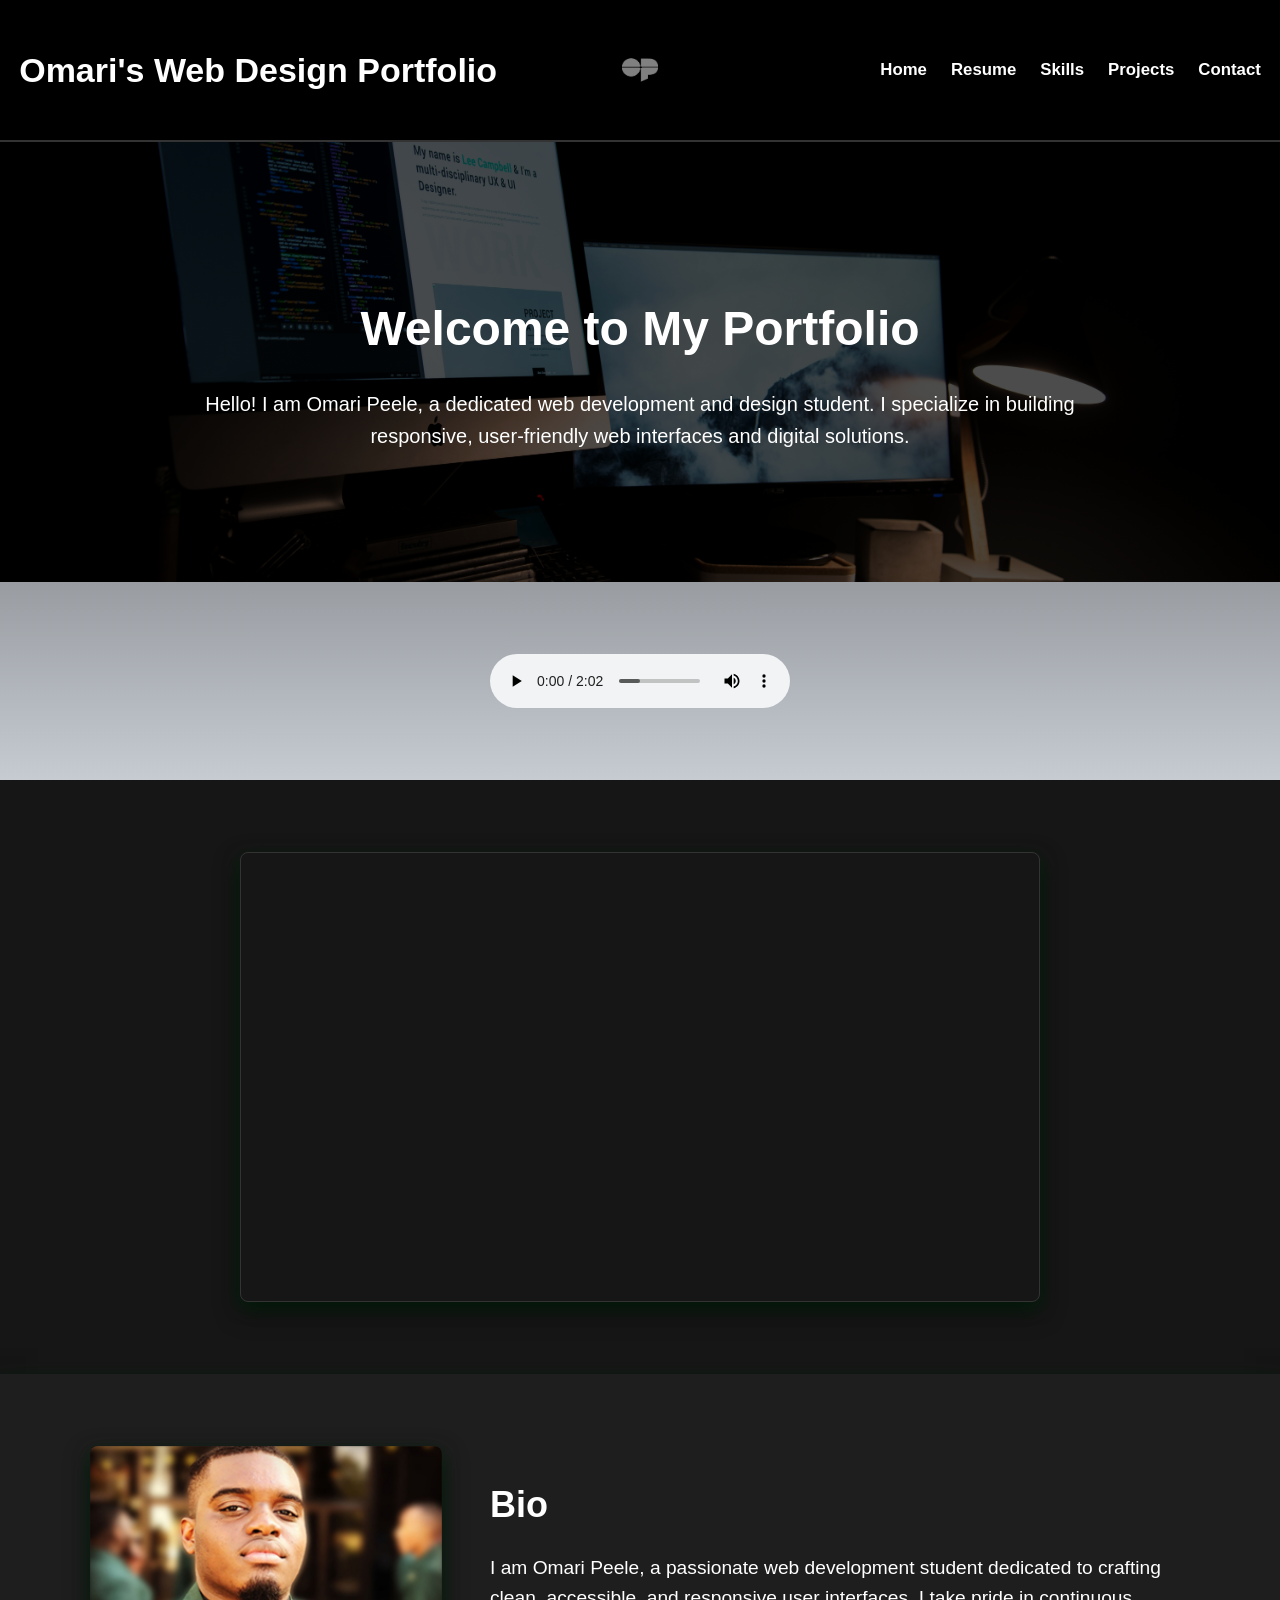
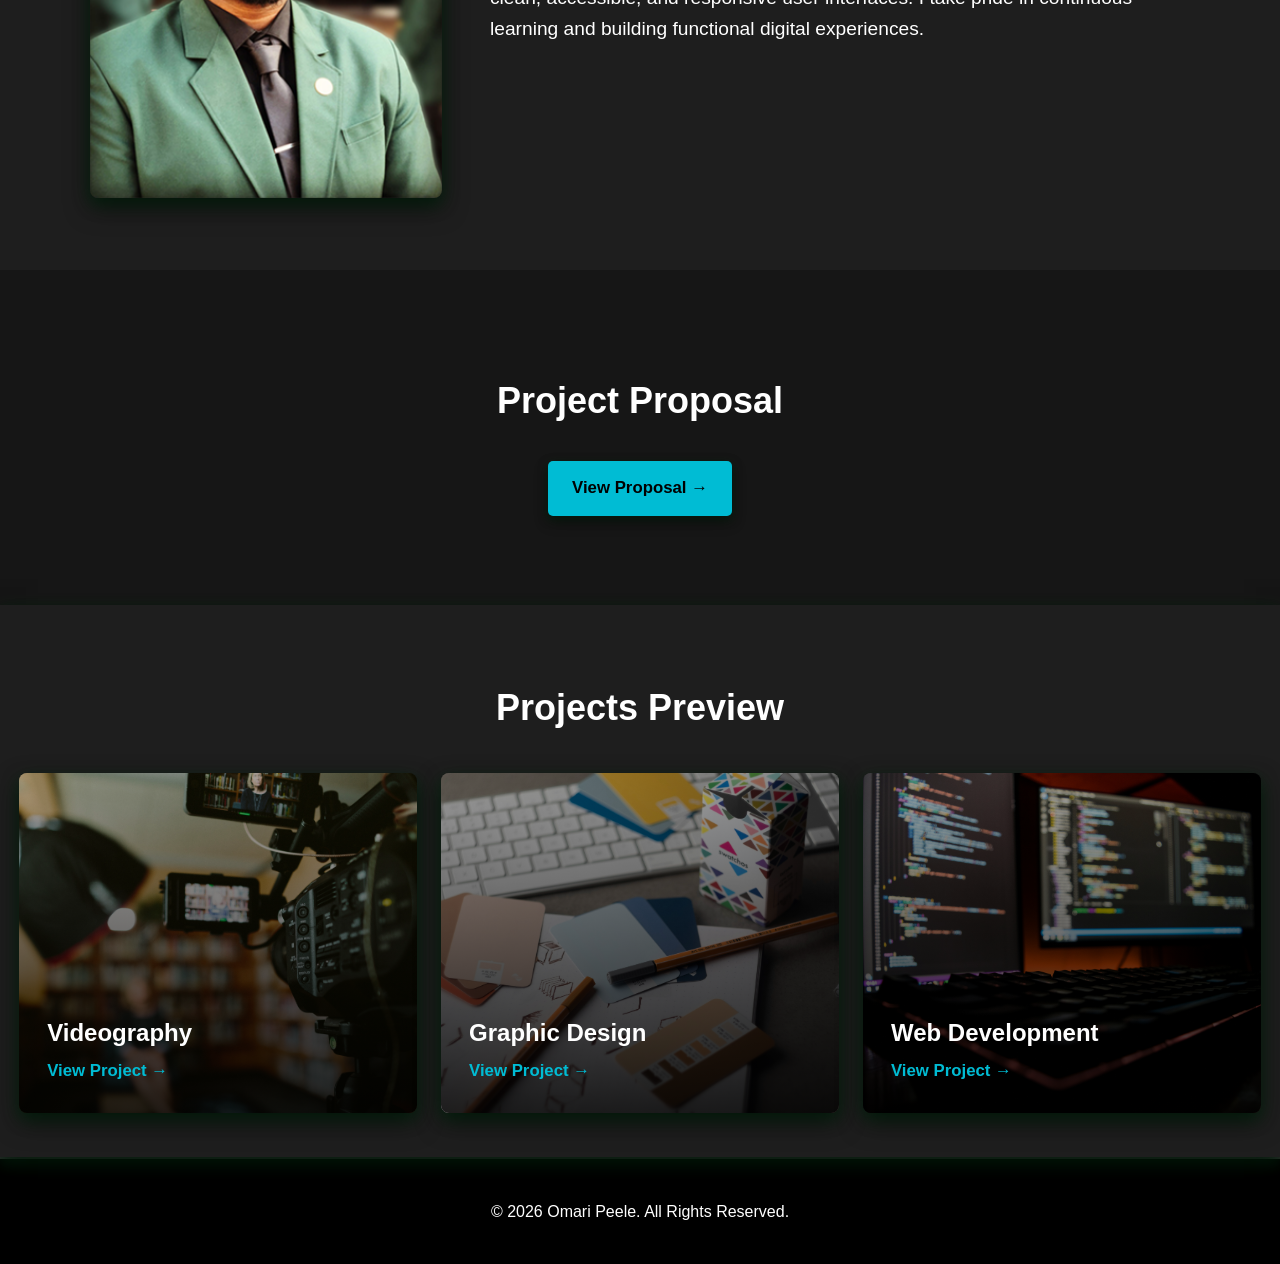
<file: index.html>
<!DOCTYPE html>
<!--
    Name: Omari Peele
    Date: 11/10/2026
    File Name: index.html
-->
<html lang="en">
<head>
    <meta charset="utf-8">
    <meta name="viewport" content="width=device-width, initial-scale=1.0">
    <title>Home - Omari Peele Web Design Portfolio</title>
    <link rel="stylesheet" href="CSS/styles.css">
    <link rel="stylesheet" href="CSS/index.css">
    <link rel="icon" href="Assets/images/favicon_smallest@2x.png" type="image/png">
</head>

<body>

    <header>
        <h1>Omari's Web Design Portfolio</h1>
        <a href="index.html" class="header-logo-link" aria-label="Home">
             <img src="Assets/images/favicon_white.png" alt="Omari Peele Logo" class="header-logo">
        </a>
        <nav>
            <ul>
                <li><a href="index.html">Home</a></li>
                <li><a href="resume.html">Resume</a></li>
                <li><a href="skills.html">Skills</a></li>
                <li><a href="projects.html">Projects</a></li>
                <li><a href="contact.html">Contact</a></li>
            </ul>
        </nav>
    </header>

    <main>
        <!-- Hero Section with Background Overlay -->
        <section id="hero">
            <div class="hero-content">
                <h2>Welcome to My Portfolio</h2>
                <p>Hello! I am Omari Peele, a dedicated web development and design student. I specialize in building responsive, user-friendly web interfaces and digital solutions.</p>
            </div>
        </section>

        <!-- Embedded Audio Section-->
        <div id="audio-section">
            <audio controls autoplay>
                <source src="Assets/audio/free_lofi_HipHop.mp3" type="audio/mpeg">
            </audio>
        </div>

        <!-- Embedded Video Section -->
        <div id="video-section">
            <div class="video-container">
                <iframe 
                    src="https://www.youtube.com/embed/zW5wpJY1rgQ?start=88483" 
                    title="Browsing Background Music" 
                    allow="accelerometer; autoplay; clipboard-write; encrypted-media; gyroscope; picture-in-picture" 
                    allowfullscreen>
                </iframe>
            </div>
        </div>

        <!-- Bio Section with Blazer Picture -->
        <section id="bio">
            <div class="bio-container">
                <img src="Assets/images/BlazerPic_Small.png" alt="Omari Peele" class="bio-img">
                <div class="bio-text">
                    <h2>Bio</h2>
                    <p>I am Omari Peele, a passionate web development student dedicated to crafting clean, accessible, and responsive user interfaces. I take pride in continuous learning and building functional digital experiences.</p>
                </div>
            </div>
        </section>

        <!-- Proposal Section -->
        <section id="proposal">
            <h2>Project Proposal</h2>
            <p><a href="proposal.html" class="proposal-btn">View Proposal &rarr;</a></p>
        </section>

        <!-- Projects Preview Section -->
        <section id="projects-preview">
            <h2>Projects Preview</h2>
            <div class="projects-grid">

                <!-- Project 1 Link -->
                <a href="projects.html" class="project-card">
                    <img src="Assets/images/videography.jpg" alt="Videography">
                    <div class="project-overlay">
                        <h3>Videography</h3>
                        <p>View Project &rarr;</p>
                    </div>
                </a>

                <!-- Project 2 Link -->
                <a href="projects.html" class="project-card">
                    <img src="Assets/images/graphicdesign.jpg" alt="Graphic Design">
                    <div class="project-overlay">
                        <h3>Graphic Design</h3>
                        <p>View Project &rarr;</p>
                    </div>
                </a>

                <!-- Project 3 Link -->
                <a href="projects.html" class="project-card">
                    <img src="Assets/images/webdesign.jpg" alt="Web Development">
                    <div class="project-overlay">
                        <h3>Web Development</h3>
                        <p>View Project &rarr;</p>
                    </div>
                </a>
            </div>
        </section>
    </main>

    <footer>
        <p>&copy; 2026 Omari Peele. All Rights Reserved.</p>
    </footer>

</body>
</html>
</file>
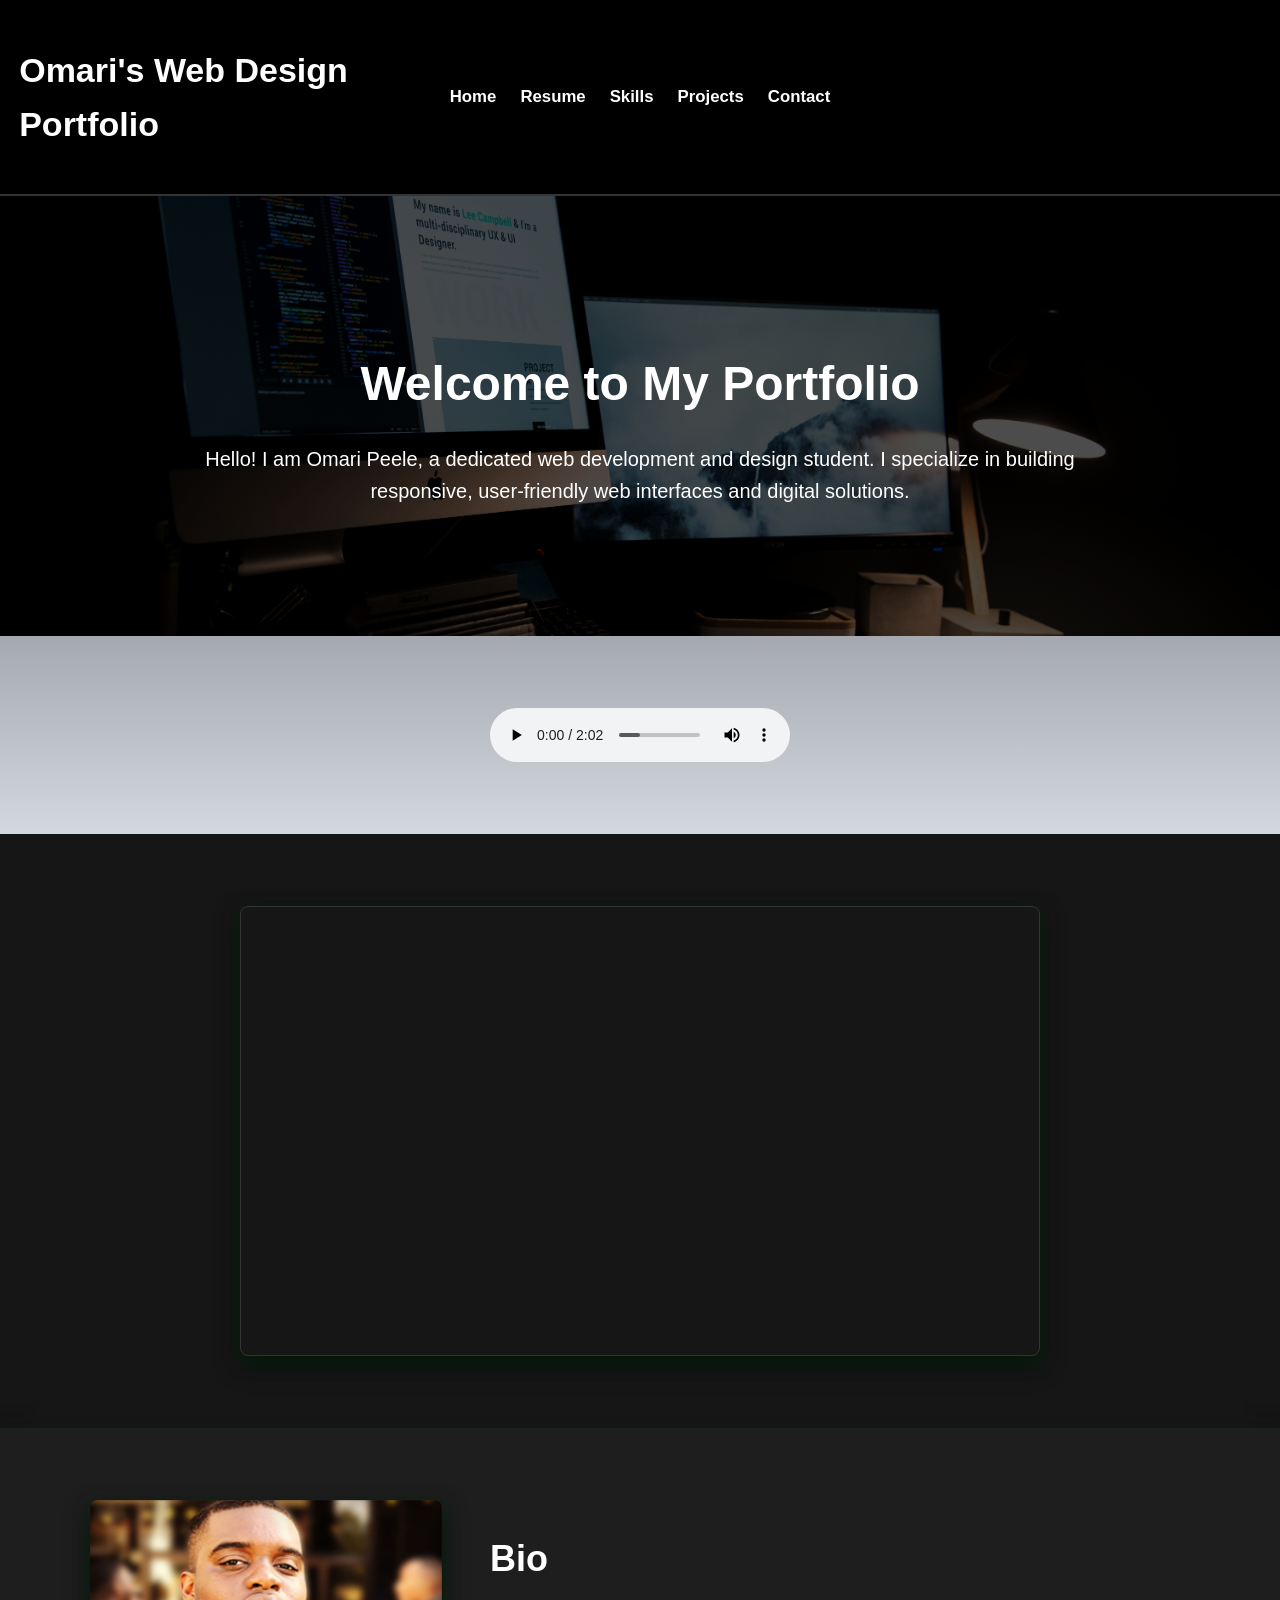
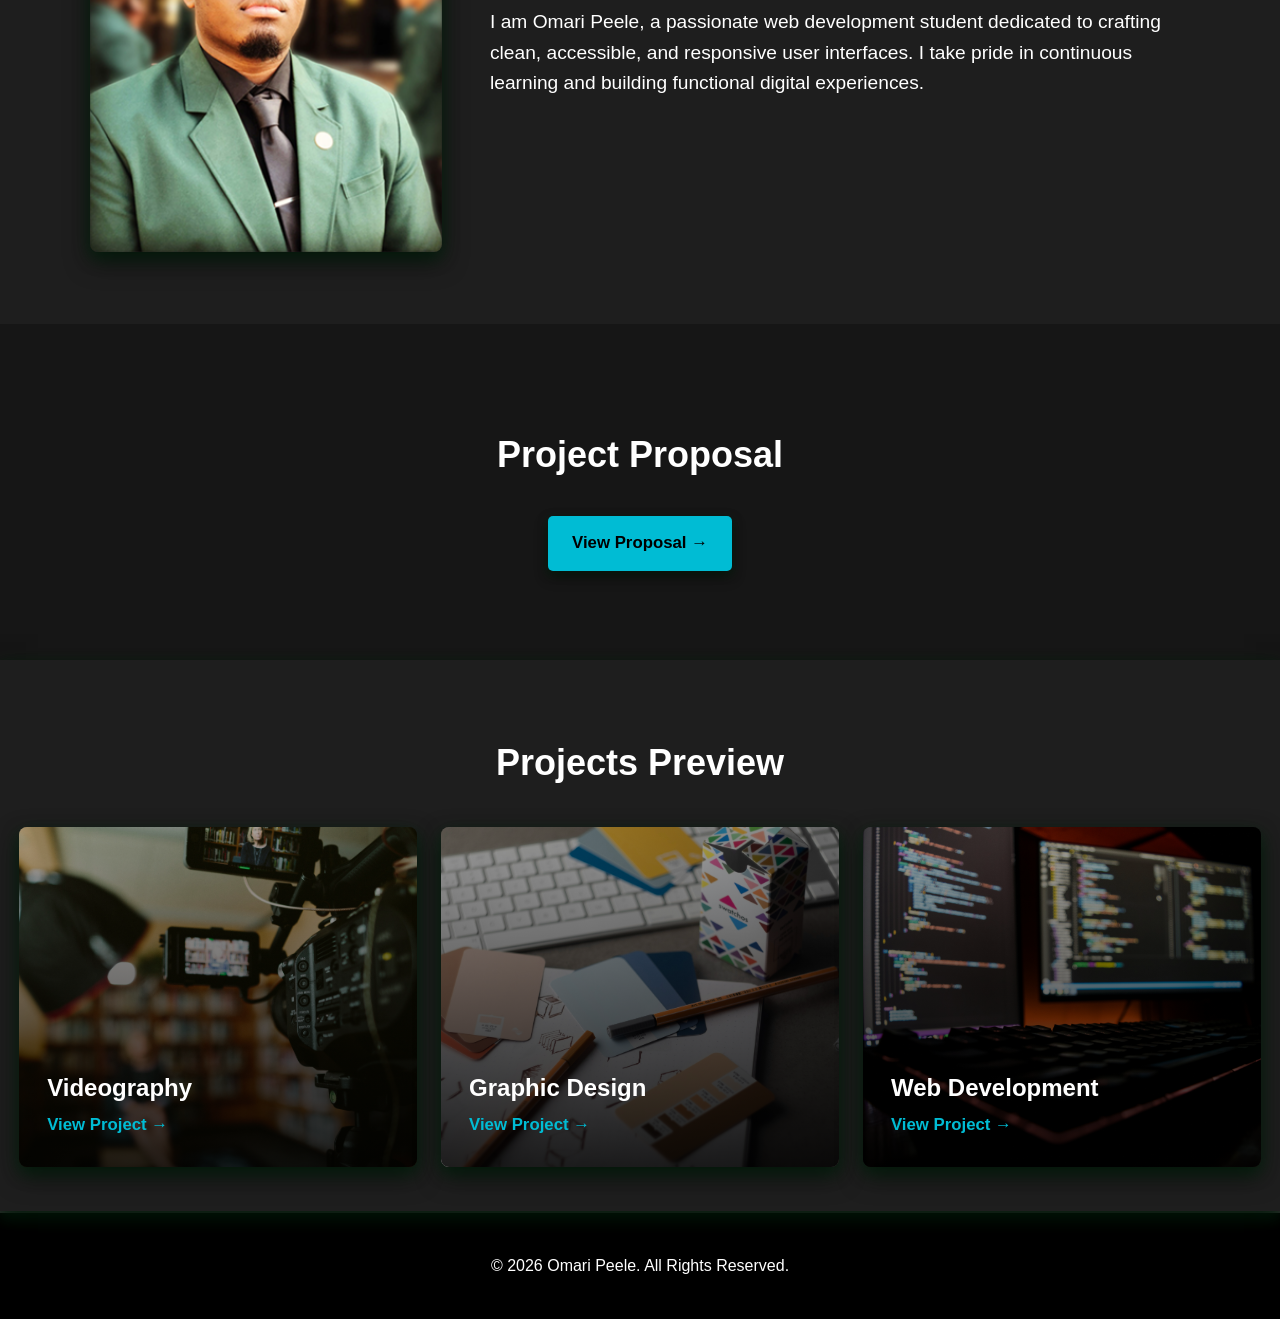
<file: HTML/index.html>
<!DOCTYPE html>
<!--
    Name: Omari Peele
    Date: 11/10/2026
    File Name: index.html
-->
<html lang="en">
<head>
    <meta charset="utf-8">
    <meta name="viewport" content="width=device-width, initial-scale=1.0">
    <title>Home - Omari Peele Web Design Portfolio</title>
    <link rel="stylesheet" href="../CSS/styles.css">
    <link rel="stylesheet" href="../CSS/index.css">
</head>
<body>

    <header>
        <h1>Omari's Web Design Portfolio</h1>
        <nav>
            <ul>
                <li><a href="HTML/index.html">Home</a></li>
                <li><a href="HTML/resume.html">Resume</a></li>
                <li><a href="HTML/skills.html">Skills</a></li>
                <li><a href="HTML/projects.html">Projects</a></li>
                <li><a href="HTML/contact.html">Contact</a></li>
            </ul>
        </nav>
    </header>

    <main>
        <!-- Hero Section with Background Overlay -->
        <section id="hero">
            <div class="hero-content">
                <h2>Welcome to My Portfolio</h2>
                <p>Hello! I am Omari Peele, a dedicated web development and design student. I specialize in building responsive, user-friendly web interfaces and digital solutions.</p>
            </div>
        </section>

        <!-- Embedded Audio Section-->
        <section id="audio-section">
            <audio controls autoplay>
                <source src="../Assets/audio/free_lofi_HipHop.mp3" type="audio/mpeg">
            </audio>
        </section>

        <!-- Embedded Video Section -->
        <section id="video-section">
            <div class="video-container">
                <iframe 
                    src="https://www.youtube.com/embed/zW5wpJY1rgQ?start=88483" 
                    title="Browsing Background Music" 
                    allow="accelerometer; autoplay; clipboard-write; encrypted-media; gyroscope; picture-in-picture" 
                    allowfullscreen>
                </iframe>
            </div>
        </section>

        <!-- Bio Section with Blazer Picture -->
        <section id="bio">
            <div class="bio-container">
                <img src="../Assets/images/BlazerPic_Small.png" alt="Omari Peele" class="bio-img">
                <div class="bio-text">
                    <h2>Bio</h2>
                    <p>I am Omari Peele, a passionate web development student dedicated to crafting clean, accessible, and responsive user interfaces. I take pride in continuous learning and building functional digital experiences.</p>
                </div>
            </div>
        </section>

        <!-- Proposal Section -->
        <section id="proposal">
            <h2>Project Proposal</h2>
            <p><a href="proposal.html" class="proposal-btn">View Proposal &rarr;</a></p>
        </section>

        <!-- Projects Preview Section -->
        <section id="projects-preview">
            <h2>Projects Preview</h2>
            <div class="projects-grid">

                <!-- Project 1 Link -->
                <a href="projects.html" class="project-card">
                    <img src="../Assets/images/videography.jpg" alt="Videography">
                    <div class="project-overlay">
                        <h3>Videography</h3>
                        <p>View Project &rarr;</p>
                    </div>
                </a>

                <!-- Project 2 Link -->
                <a href="projects.html" class="project-card">
                    <img src="../Assets/images/graphicdesign.jpg" alt="Graphic Design">
                    <div class="project-overlay">
                        <h3>Graphic Design</h3>
                        <p>View Project &rarr;</p>
                    </div>
                </a>

                <!-- Project 3 Link -->
                <a href="projects.html" class="project-card">
                    <img src="../Assets/images/webdesign.jpg" alt="Web Development">
                    <div class="project-overlay">
                        <h3>Web Development</h3>
                        <p>View Project &rarr;</p>

                    </div>
                </a>
            </div>
        </section>
    </main>

    <footer>
        <p>&copy; 2026 Omari Peele. All Rights Reserved.</p>
    </footer>

</body>
</html>
</file>
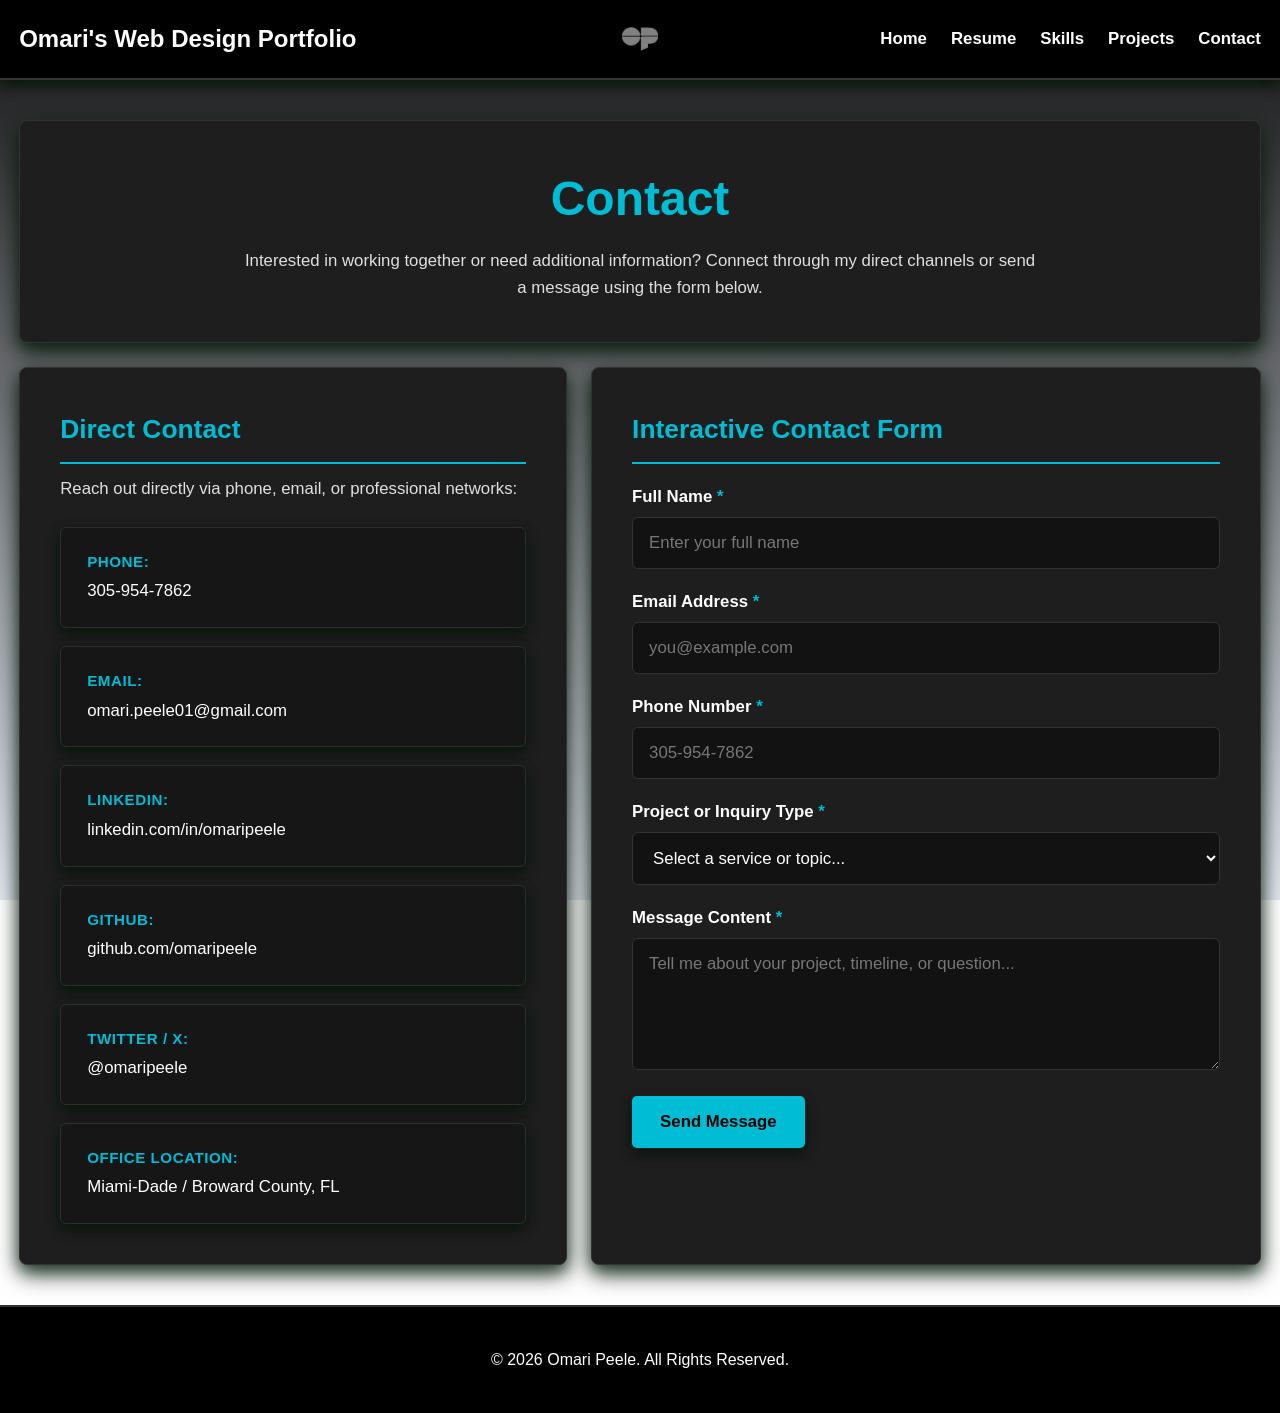
<file: contact.html>
<!DOCTYPE html>
<!--
    Name: Omari Peele
    Date: 11/10/2026
    File Name: contact.html
-->
<html lang="en">
<head>
    <meta charset="utf-8">
    <meta name="viewport" content="width=device-width, initial-scale=1.0">
    <title>Contact - Omari Peele Web Design Portfolio</title>
    <link rel="stylesheet" href="CSS/styles.css">
    <link rel="stylesheet" href="CSS/contact.css">
    <link rel="icon" href="Assets/images/favicon_smallest@2x.png" type="image/png">
</head>

<body>

    <header>
        <p class="site-title">Omari's Web Design Portfolio</p>
         <a href="index.html" class="header-logo-link" aria-label="Home">
             <img src="Assets/images/favicon_white.png" alt="Omari Peele Logo" class="header-logo">
        </a>
        <nav>
            <ul>
                <li><a href="index.html">Home</a></li>
                <li><a href="resume.html">Resume</a></li>
                <li><a href="skills.html">Skills</a></li>
                <li><a href="projects.html">Projects</a></li>
                <li><a href="contact.html">Contact</a></li>
            </ul>
        </nav>
    </header>

    <main class="contact-wireframe-grid">
        <!-- Full-Width Page Header Banner -->
        <section class="contact-header-box">
            <h1>Contact</h1>
            <p>Interested in working together or need additional information? Connect through my direct channels or send a message using the form below.</p>
        </section>

        <!-- Left Column (Desktop) / Top Card (Mobile): Direct Channels -->
        <section class="contact-links-box">
            <h2>Direct Contact</h2>
            <p class="contact-intro">Reach out directly via phone, email, or professional networks:</p>

            <ul class="contact-details-list">
                <li>
                    <strong>Phone:</strong>
                    <a href="tel:305-954-7862">305-954-7862</a>
                </li>
                <li>
                    <strong>Email:</strong>
                    <a href="mailto:omari.peele01@gmail.com">omari.peele01@gmail.com</a>
                </li>
                <li>
                    <strong>LinkedIn:</strong>
                    <a href="https://www.linkedin.com/in/omari-peele-a15876177/" target="_blank" rel="noopener noreferrer">linkedin.com/in/omaripeele</a>
                </li>
                <li>
                    <strong>GitHub:</strong>
                    <a href="https://github.com/omaripeele01-ops/OmariPPortfolio" target="_blank" rel="noopener noreferrer">github.com/omaripeele</a>
                </li>
                <li>
                    <strong>Twitter / X:</strong>
                    <a href="https://twitter.com/omaripeele" target="_blank" rel="noopener noreferrer">@omaripeele</a>
                </li>
                <li>
                    <strong>Office Location:</strong>
                    <span>Miami-Dade / Broward County, FL</span>
                </li>
            </ul>
        </section>

        <!-- Right Column (Desktop) / Bottom Card (Mobile): Interactive Contact Form -->
        <section class="contact-form-box">
            <h2>Interactive Contact Form</h2>
            <form action="mailto:omari.peele01@gmail.com" method="post" enctype="text/plain" class="contact-form">
                <div class="form-group">
                    <label for="name">Full Name <span class="required-star">*</span></label>
                    <input type="text" id="name" name="name" placeholder="Enter your full name" minlength="2" required>
                </div>

                <div class="form-group">
                    <label for="email">Email Address <span class="required-star">*</span></label>
                    <input type="email" id="email" name="email" placeholder="you@example.com" required>
                </div>

                <div class="form-group">
                    <label for="phone">Phone Number <span class="required-star">*</span></label>
                    <input type="tel" id="phone" name="phone" placeholder="305-954-7862" pattern="[0-9]{3}-[0-9]{3}-[0-9]{4}" title="Format: 305-954-7862" required>
                </div>

                <div class="form-group">
                    <label for="inquiry-type">Project or Inquiry Type <span class="required-star">*</span></label>
                    <select id="inquiry-type" name="inquiry_type" required>
                        <option value="" disabled selected>Select a service or topic...</option>
                        <option value="web-development">Web Development &amp; Front-End Engineering</option>
                        <option value="ux-ui-design">UX/UI Design &amp; Prototyping</option>
                        <option value="graphic-design">Graphic Design &amp; Branding</option>
                        <option value="videography">Videography &amp; Media Production</option>
                        <option value="general">General / Networking Inquiry</option>
                    </select>
                </div>

                <div class="form-group">
                    <label for="message">Message Content <span class="required-star">*</span></label>
                    <textarea id="message" name="message" rows="5" placeholder="Tell me about your project, timeline, or question..." minlength="10" required></textarea>
                </div>

                <button type="submit" class="proposal-btn submit-btn">Send Message</button>
            </form>
        </section>
    </main>

    <footer>
        <p>&copy; 2026 Omari Peele. All Rights Reserved.</p>
    </footer>

</body>
</html>
</file>
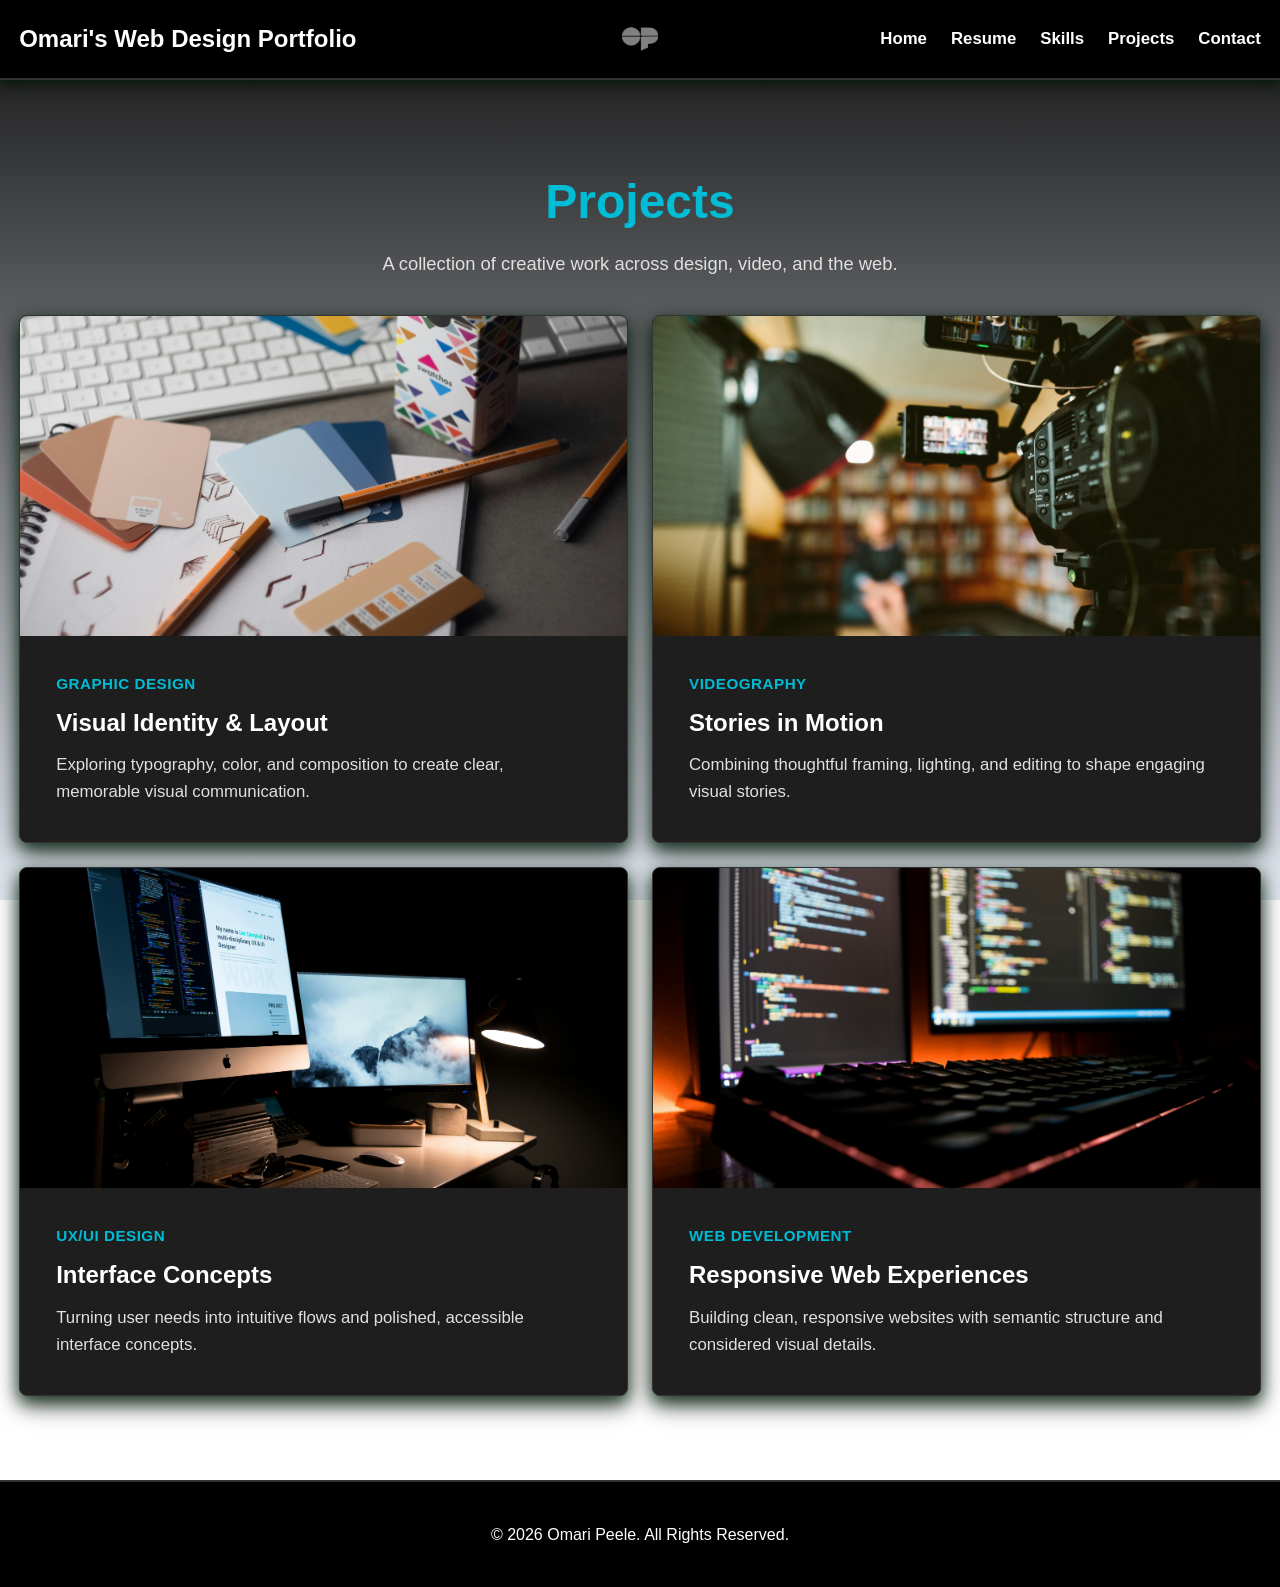
<file: projects.html>
<!DOCTYPE html>
<!--
    Name: Omari Peele
    Date: 11/10/2026
    File Name: projects.html
-->
<html lang="en">
<head>
    <meta charset="utf-8">
    <meta name="viewport" content="width=device-width, initial-scale=1.0">
    <title>Projects - Omari Peele Web Design Portfolio</title>
    <link rel="stylesheet" href="CSS/styles.css">
    <link rel="stylesheet" href="CSS/projects.css">
    <link rel="icon" href="Assets/images/favicon_smallest@2x.png" type="image/png">
</head>

<body>

    <header>
        <p class="site-title">Omari's Web Design Portfolio</p>
         <a href="index.html" class="header-logo-link" aria-label="Home">
             <img src="Assets/images/favicon_white.png" alt="Omari Peele Logo" class="header-logo">
        </a>
        <nav>
            <ul>
                <li><a href="index.html">Home</a></li>
                <li><a href="resume.html">Resume</a></li>
                <li><a href="skills.html">Skills</a></li>
                <li><a href="projects.html">Projects</a></li>
                <li><a href="contact.html">Contact</a></li>
            </ul>
        </nav>
    </header>

    <main>
        <section id="projects-page">
            <div class="projects-page-heading">
                <h1>Projects</h1>
                <p>A collection of creative work across design, video, and the web.</p>
            </div>

            <div class="portfolio-grid">
                <article class="portfolio-card">
                    <img src="Assets/images/graphicdesign.jpg" alt="Graphic design workspace and visual materials">
                    <div class="portfolio-card-content">
                        <p class="portfolio-category">Graphic Design</p>
                        <h2>Visual Identity &amp; Layout</h2>
                        <p>Exploring typography, color, and composition to create clear, memorable visual communication.</p>
                    </div>
                </article>

                <article class="portfolio-card">
                    <img src="Assets/images/videography.jpg" alt="Videography camera and production setup">
                    <div class="portfolio-card-content">
                        <p class="portfolio-category">Videography</p>
                        <h2>Stories in Motion</h2>
                        <p>Combining thoughtful framing, lighting, and editing to shape engaging visual stories.</p>
                    </div>
                </article>

                <article class="portfolio-card">
                    <img src="Assets/images/workspace.jpg" alt="Creative workspace prepared for interface design">
                    <div class="portfolio-card-content">
                        <p class="portfolio-category">UX/UI Design</p>
                        <h2>Interface Concepts</h2>
                        <p>Turning user needs into intuitive flows and polished, accessible interface concepts.</p>
                    </div>
                </article>

                <article class="portfolio-card">
                    <img src="Assets/images/webdesign.jpg" alt="Web design displayed on a computer">
                    <div class="portfolio-card-content">
                        <p class="portfolio-category">Web Development</p>
                        <h2>Responsive Web Experiences</h2>
                        <p>Building clean, responsive websites with semantic structure and considered visual details.</p>
                    </div>
                </article>
            </div>
        </section>
    </main>

    <footer>
        <p>&copy; 2026 Omari Peele. All Rights Reserved.</p>
    </footer>

</body>
</html>
</file>
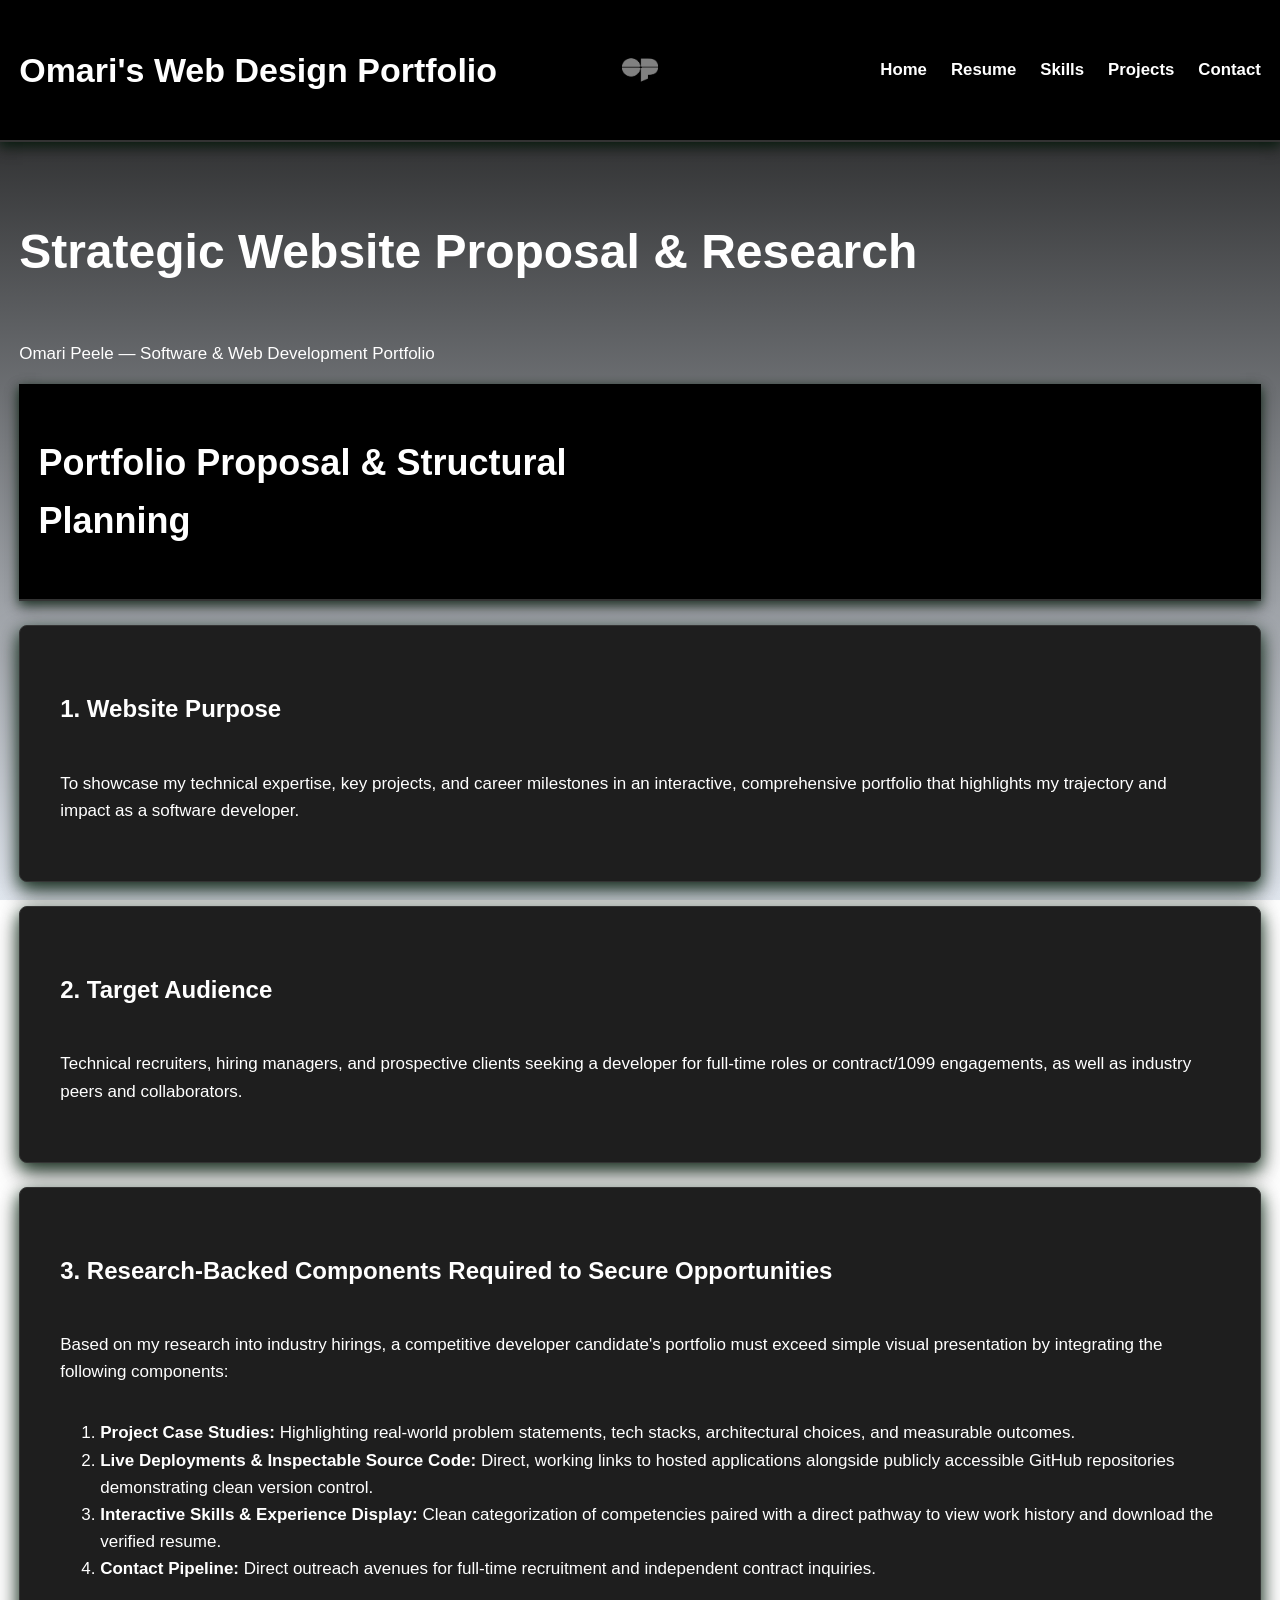
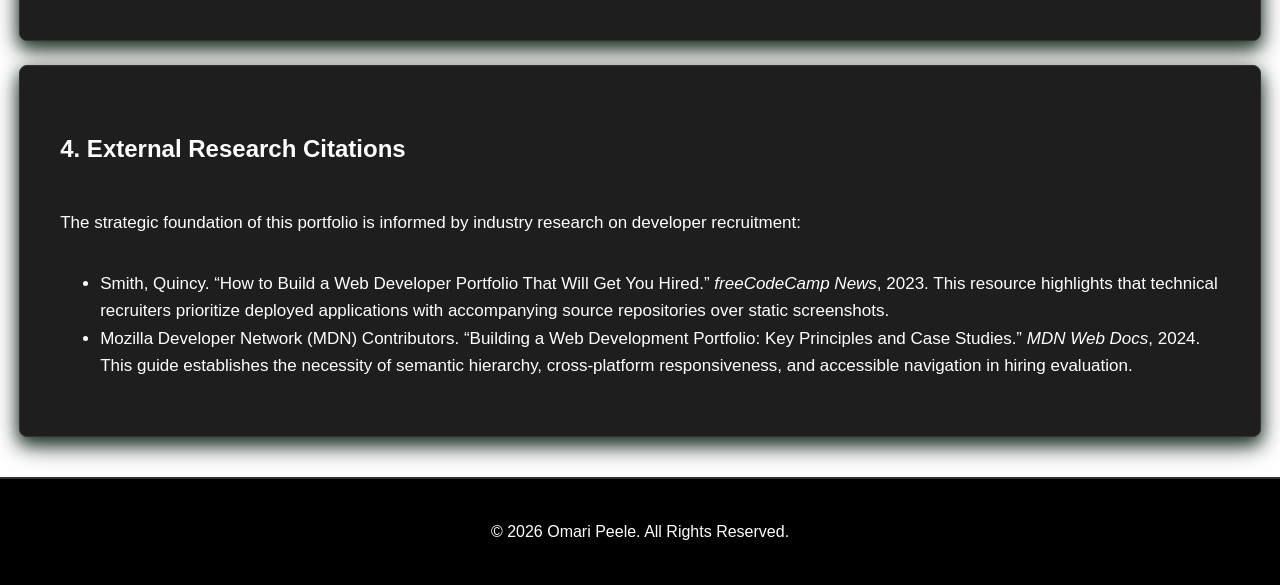
<file: proposal.html>
<!DOCTYPE html>
<!--
    Student Name: Omari Peele
    File Name: proposal.html
    Date: 11/1/2026
-->
<html lang="en">
<head>
    <meta charset="utf-8">
    <meta name="viewport" content="width=device-width, initial-scale=1.0">
    <title>Proposal - Omari Peele Web Design Portfolio</title>
    <link rel="stylesheet" href="CSS/styles.css">
    <link rel="stylesheet" href="CSS/proposal.css">
    <link rel="icon" href="Assets/images/favicon_smallest@2x.png" type="image/png">
</head>

<body>

    <div id="container">

        <header>
            <h1>Omari's Web Design Portfolio</h1>
             <a href="index.html" class="header-logo-link" aria-label="Home">
                <img src="Assets/images/favicon_white.png" alt="Omari Peele Logo" class="header-logo">
            </a>
            <nav>
                <ul>
                    <li><a href="index.html">Home</a></li>
                    <li><a href="resume.html">Resume</a></li>
                    <li><a href="skills.html">Skills</a></li>
                    <li><a href="projects.html">Projects</a></li>
                    <li><a href="contact.html">Contact</a></li>
                </ul>
            </nav>
        </header>

        <main>
            <h1>Strategic Website Proposal &amp; Research</h1>
            <p>Omari Peele &mdash; Software &amp; Web Development Portfolio</p>

            <article>
                <header>
                    <h2>Portfolio Proposal &amp; Structural Planning</h2>
                </header>

                <section>
                    <h3>1. Website Purpose</h3>
                    <p>To showcase my technical expertise, key projects, and career milestones in an interactive, comprehensive portfolio that highlights my trajectory and impact as a software developer.</p>
                </section>

                <section>
                    <h3>2. Target Audience</h3>
                    <p>Technical recruiters, hiring managers, and prospective clients seeking a developer for full-time roles or contract/1099 engagements, as well as industry peers and collaborators.</p>
                </section>

                <section>
                    <h3>3. Research-Backed Components Required to Secure Opportunities</h3>
                    <p>Based on my research into industry hirings, a competitive developer candidate's portfolio must exceed simple visual presentation by integrating the following components:</p>
                    <ol>
                        <li><strong>Project Case Studies:</strong> Highlighting real-world problem statements, tech stacks, architectural choices, and measurable outcomes.</li>
                        <li><strong>Live Deployments &amp; Inspectable Source Code:</strong> Direct, working links to hosted applications alongside publicly accessible GitHub repositories demonstrating clean version control.</li>
                        <li><strong>Interactive Skills &amp; Experience Display:</strong> Clean categorization of competencies paired with a direct pathway to view work history and download the verified resume.</li>
                        <li><strong>Contact Pipeline:</strong> Direct outreach avenues for full-time recruitment and independent contract inquiries.</li>
                    </ol>
                </section>

                <section>
                    <h3>4. External Research Citations</h3>
                    <p>The strategic foundation of this portfolio is informed by industry research on developer recruitment:</p>
                    <ul>
                        <li>Smith, Quincy. &ldquo;How to Build a Web Developer Portfolio That Will Get You Hired.&rdquo; <em>freeCodeCamp News</em>, 2023. This resource highlights that technical recruiters prioritize deployed applications with accompanying source repositories over static screenshots.</li>
                        <li>Mozilla Developer Network (MDN) Contributors. &ldquo;Building a Web Development Portfolio: Key Principles and Case Studies.&rdquo; <em>MDN Web Docs</em>, 2024. This guide establishes the necessity of semantic hierarchy, cross-platform responsiveness, and accessible navigation in hiring evaluation.</li>
                    </ul>
                </section>
            </article>
        </main>

        <footer>
            <p>&copy; 2026 Omari Peele. All Rights Reserved.</p>
        </footer>

    </div>

</body>
</html>
</file>
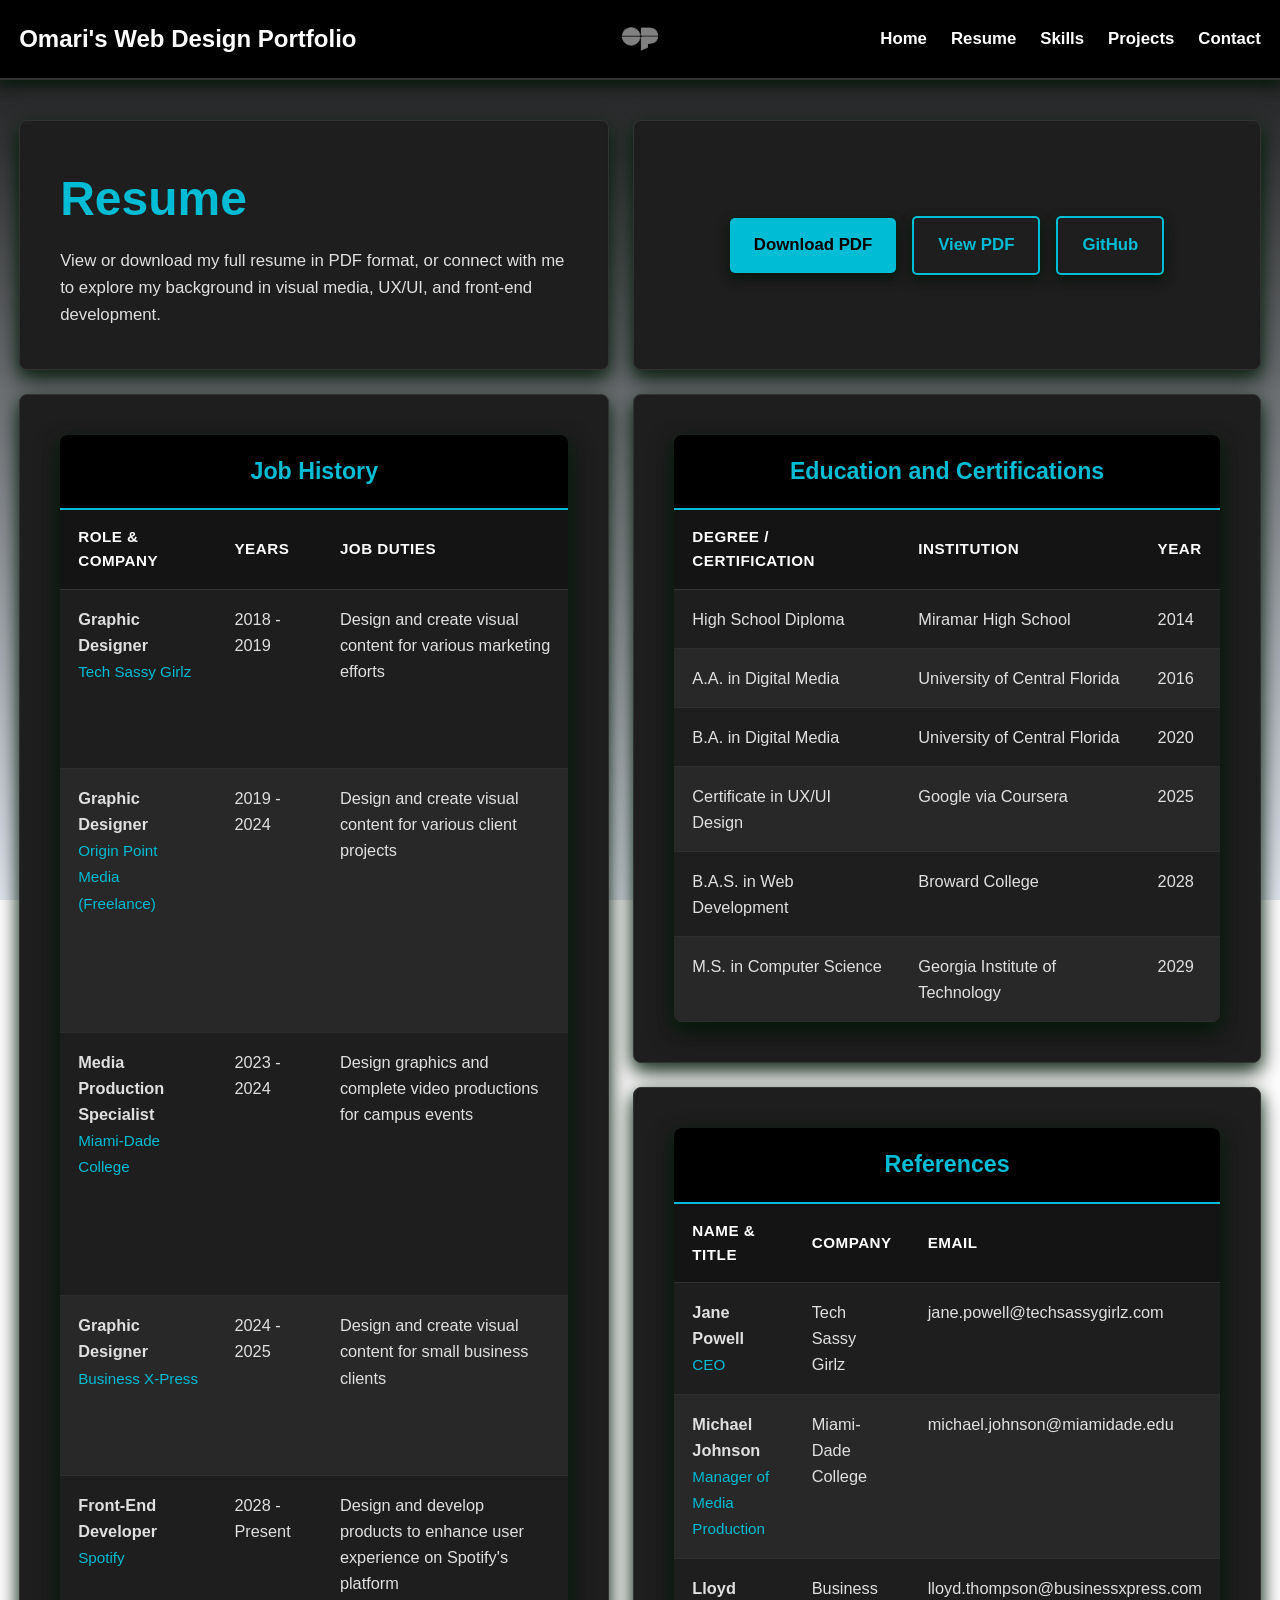
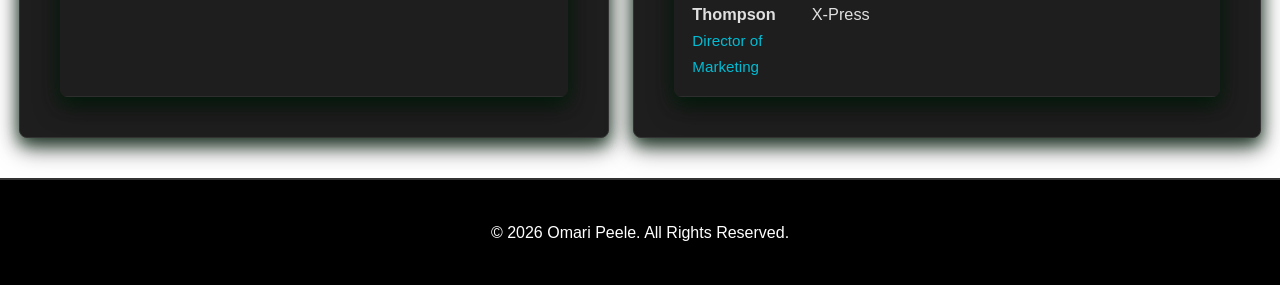
<file: resume.html>
<!DOCTYPE html>
<html lang="en">
<head>
    <meta charset="utf-8">
    <meta name="viewport" content="width=device-width, initial-scale=1.0">
    <title>Resume - Omari Peele Web Design Portfolio</title>
    <link rel="stylesheet" href="CSS/styles.css">
    <link rel="stylesheet" href="CSS/resume.css">
    <link rel="icon" href="Assets/images/favicon_smallest@2x.png" type="image/png">
</head>

<body>

    <header>
        <p class="site-title">Omari's Web Design Portfolio</p>
        <a href="index.html" class="header-logo-link" aria-label="Home">
            <img src="Assets/images/favicon_white.png" alt="Omari Peele Logo" class="header-logo">
        </a>
        <nav>
            <ul>
                <li><a href="index.html">Home</a></li>
                <li><a href="resume.html">Resume</a></li>
                <li><a href="skills.html">Skills</a></li>
                <li><a href="projects.html">Projects</a></li>
                <li><a href="contact.html">Contact</a></li>
            </ul>
        </nav>
    </header>

    <main class="resume-wireframe-grid">
        <section class="resume-header-box">
            <h1>Resume</h1>
            <p>View or download my full resume in PDF format, or connect with me to explore my background in visual media, UX/UI, and front-end development.</p>
        </section>

        <div class="resume-actions-box">
            <a href="Assets/docs/resume.pdf" download class="proposal-btn">Download PDF</a>
            <a href="Assets/docs/resume.pdf" target="_blank" rel="noopener noreferrer" class="proposal-btn secondary-btn">View PDF</a>
            <a href="https://github.com/omaripeele01-ops/OmariPPortfolio" target="_blank" rel="noopener noreferrer" class="proposal-btn secondary-btn">GitHub</a>
        </div>

        <div class="resume-jobs-box">
            <table class="resume-table">
                <thead>
                    <tr class="table-banner">
                        <th colspan="3">Job History</th>
                    </tr>
                    <tr>
                        <th scope="col">Role &amp; Company</th>
                        <th scope="col">Years</th>
                        <th scope="col">Job Duties</th>
                    </tr>
                </thead>
                <tbody>
                    <tr>
                        <td><strong>Graphic Designer</strong><br><span class="org-sub">Tech Sassy Girlz</span></td>
                        <td>2018 - 2019</td>
                        <td>Design and create visual content for various marketing efforts</td>
                    </tr>
                    <tr>
                        <td><strong>Graphic Designer</strong><br><span class="org-sub">Origin Point Media (Freelance)</span></td>
                        <td>2019 - 2024</td>
                        <td>Design and create visual content for various client projects</td>
                    </tr>
                    <tr>
                        <td><strong>Media Production Specialist</strong><br><span class="org-sub">Miami-Dade College</span></td>
                        <td>2023 - 2024</td>
                        <td>Design graphics and complete video productions for campus events</td>
                    </tr>
                    <tr>
                        <td><strong>Graphic Designer</strong><br><span class="org-sub">Business X-Press</span></td>
                        <td>2024 - 2025</td>
                        <td>Design and create visual content for small business clients</td>
                    </tr>
                    <tr>
                        <td><strong>Front-End Developer</strong><br><span class="org-sub">Spotify</span></td>
                        <td>2028 - Present</td>
                        <td>Design and develop products to enhance user experience on Spotify's platform</td>
                    </tr>
                </tbody>
            </table>
        </div>

        <div class="resume-edu-box">
            <table class="resume-table">
                <thead>
                    <tr class="table-banner">
                        <th colspan="3">Education and Certifications</th>
                    </tr>
                    <tr>
                        <th scope="col">Degree / Certification</th>
                        <th scope="col">Institution</th>
                        <th scope="col">Year</th>
                    </tr>
                </thead>
                <tbody>
                    <tr>
                        <td>High School Diploma</td>
                        <td>Miramar High School</td>
                        <td>2014</td>
                    </tr>
                    <tr>
                        <td>A.A. in Digital Media</td>
                        <td>University of Central Florida</td>
                        <td>2016</td>
                    </tr>
                    <tr>
                        <td>B.A. in Digital Media</td>
                        <td>University of Central Florida</td>
                        <td>2020</td>
                    </tr>
                    <tr>
                        <td>Certificate in UX/UI Design</td>
                        <td>Google via Coursera</td>
                        <td>2025</td>
                    </tr>
                    <tr>
                        <td>B.A.S. in Web Development</td>
                        <td>Broward College</td>
                        <td>2028</td>
                    </tr>
                    <tr>
                        <td>M.S. in Computer Science</td>
                        <td>Georgia Institute of Technology</td>
                        <td>2029</td>
                    </tr>
                </tbody>
            </table>
        </div>

        <div class="resume-ref-box">
            <table class="resume-table">
                <thead>
                    <tr class="table-banner">
                        <th colspan="3">References</th>
                    </tr>
                    <tr>
                        <th scope="col">Name &amp; Title</th>
                        <th scope="col">Company</th>
                        <th scope="col">Email</th>
                    </tr>
                </thead>
                <tbody>
                    <tr>
                        <td><strong>Jane Powell</strong><br><span class="org-sub">CEO</span></td>
                        <td>Tech Sassy Girlz</td>
                        <td>jane.powell@techsassygirlz.com</td>
                    </tr>
                    <tr>
                        <td><strong>Michael Johnson</strong><br><span class="org-sub">Manager of Media Production</span></td>
                        <td>Miami-Dade College</td>
                        <td>michael.johnson@miamidade.edu</td>
                    </tr>
                    <tr>
                        <td><strong>Lloyd Thompson</strong><br><span class="org-sub">Director of Marketing</span></td>
                        <td>Business X-Press</td>
                        <td>lloyd.thompson@businessxpress.com</td>
                    </tr>
                </tbody>
            </table>
        </div>
    </main>

    <footer>
        <p>&copy; 2026 Omari Peele. All Rights Reserved.</p>
    </footer>

</body>
</html>
</file>
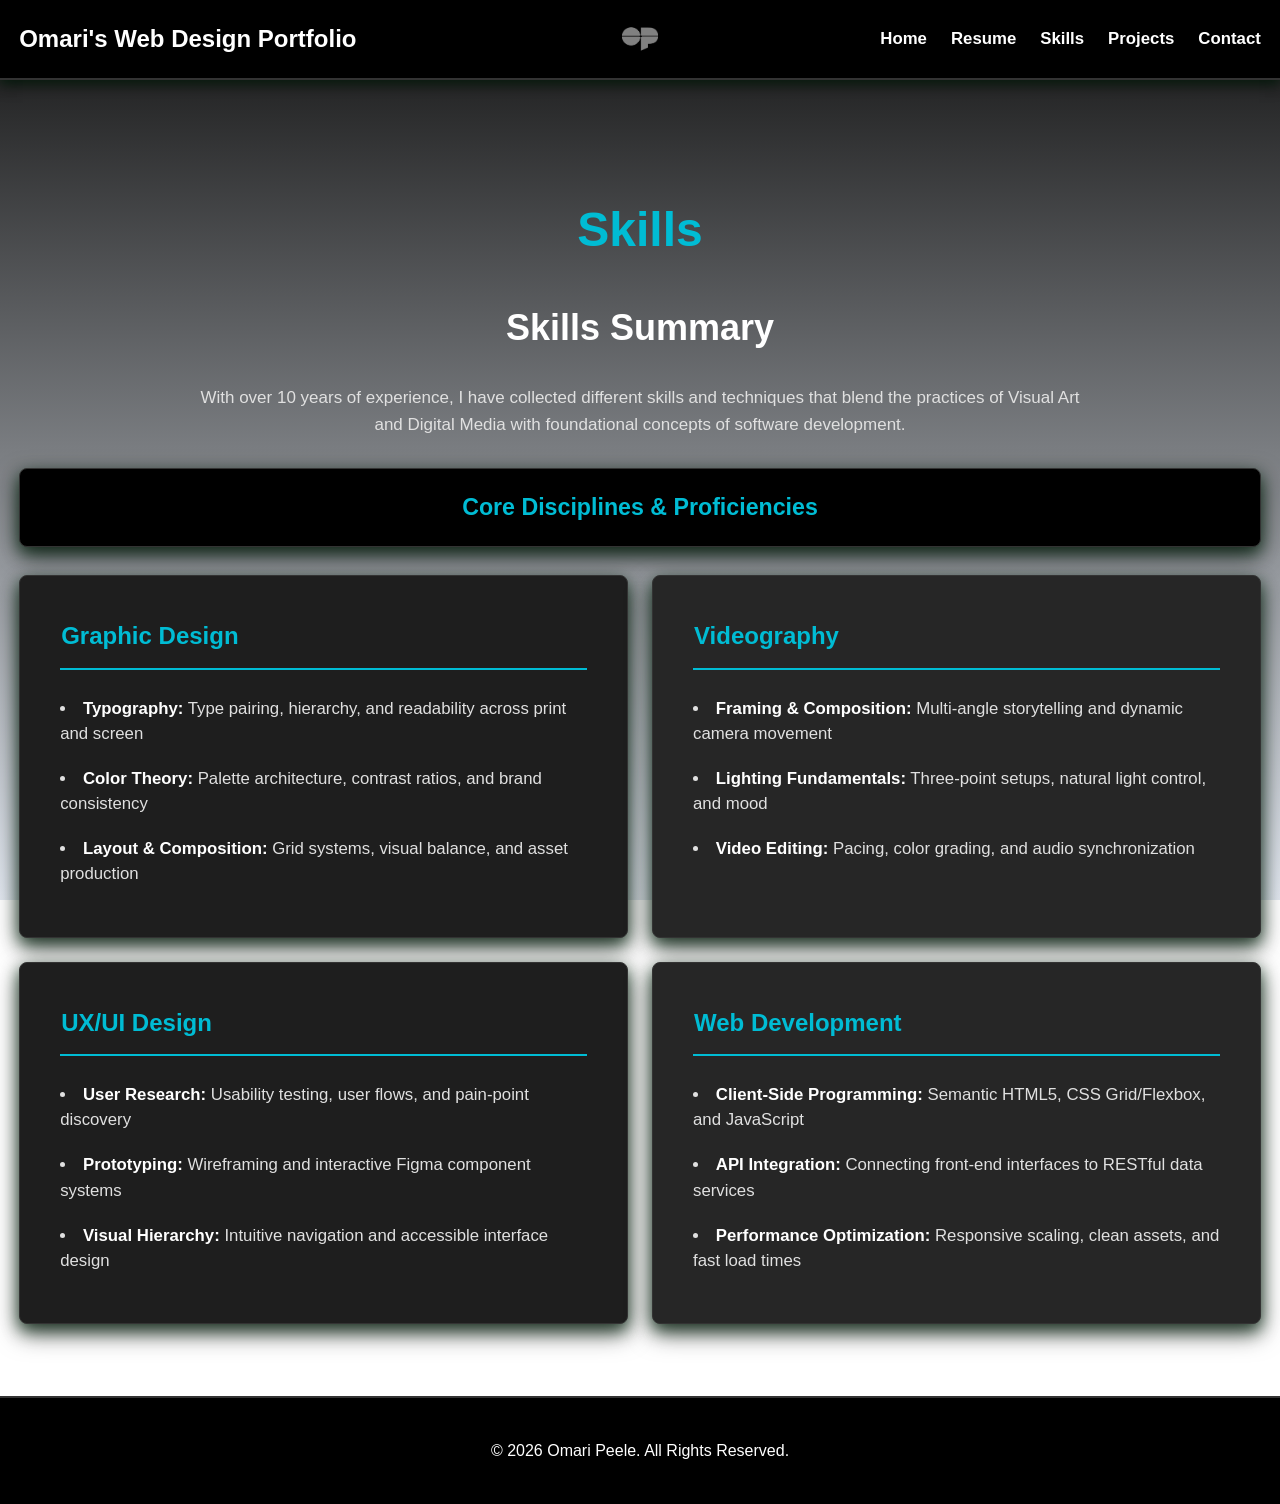
<file: skills.html>
<!DOCTYPE html>
<!--
    Name: Omari Peele
    Date: 11/10/2026
    File Name: skills.html
-->
<html lang="en">
<head>
    <meta charset="utf-8">
    <meta name="viewport" content="width=device-width, initial-scale=1.0">
    <title>Skills - Omari Peele Web Design Portfolio</title>
    <link rel="stylesheet" href="CSS/styles.css">
    <link rel="stylesheet" href="CSS/skills.css">
    <link rel="icon" href="Assets/images/favicon_smallest@2x.png" type="image/png">
</head>

<body>

    <header>
        <p class="site-title">Omari's Web Design Portfolio</p>
        <a href="index.html" class="header-logo-link" aria-label="Home">
            <img src="Assets/images/favicon_white.png" alt="Omari Peele Logo" class="header-logo">
        </a>
        <nav>
            <ul>
                <li><a href="index.html">Home</a></li>
                <li><a href="resume.html">Resume</a></li>
                <li><a href="skills.html">Skills</a></li>
                <li><a href="projects.html">Projects</a></li>
                <li><a href="contact.html">Contact</a></li>
            </ul>
        </nav>
    </header>

    <main>
        <section id="skills-section">
            <h1>Skills</h1>

            <h2>Skills Summary</h2>
            <p>With over 10 years of experience, I have collected different skills and techniques that blend the practices of Visual Art and Digital Media with foundational concepts of software development.</p>

            <table class="skills-grid-table">
                <thead>
                    <tr>
                        <th colspan="4">Core Disciplines &amp; Proficiencies</th>
                    </tr>
                </thead>
                <tbody>
                    <tr>
                        <th scope="row">Graphic Design</th>
                        <td><strong>Typography:</strong> Type pairing, hierarchy, and readability across print and screen</td>
                        <td><strong>Color Theory:</strong> Palette architecture, contrast ratios, and brand consistency</td>
                        <td><strong>Layout &amp; Composition:</strong> Grid systems, visual balance, and asset production</td>
                    </tr>
                    <tr>
                        <th scope="row">Videography</th>
                        <td><strong>Framing &amp; Composition:</strong> Multi-angle storytelling and dynamic camera movement</td>
                        <td><strong>Lighting Fundamentals:</strong> Three-point setups, natural light control, and mood</td>
                        <td><strong>Video Editing:</strong> Pacing, color grading, and audio synchronization</td>
                    </tr>
                    <tr>
                        <th scope="row">UX/UI Design</th>
                        <td><strong>User Research:</strong> Usability testing, user flows, and pain-point discovery</td>
                        <td><strong>Prototyping:</strong> Wireframing and interactive Figma component systems</td>
                        <td><strong>Visual Hierarchy:</strong> Intuitive navigation and accessible interface design</td>
                    </tr>
                    <tr>
                        <th scope="row">Web Development</th>
                        <td><strong>Client-Side Programming:</strong> Semantic HTML5, CSS Grid/Flexbox, and JavaScript</td>
                        <td><strong>API Integration:</strong> Connecting front-end interfaces to RESTful data services</td>
                        <td><strong>Performance Optimization:</strong> Responsive scaling, clean assets, and fast load times</td>
                    </tr>
                </tbody>
            </table>
        </section>
    </main>

    <footer>
        <p>&copy; 2026 Omari Peele. All Rights Reserved.</p>
    </footer>

</body>
</html>
</file>
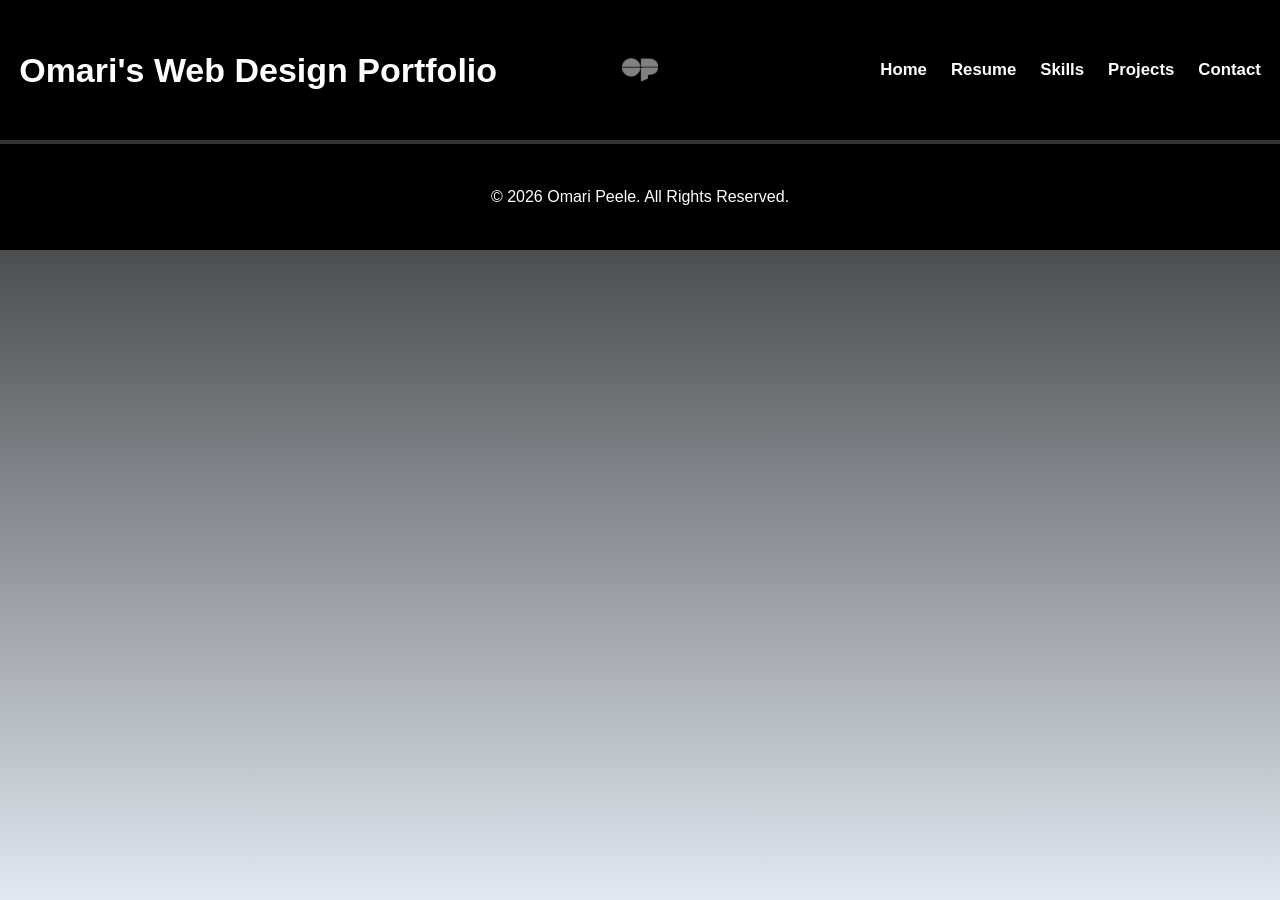
<file: template.html>
<!DOCTYPE html>
<!--
    Name: Omari Peele
    Date: 11/10/2026
    File Name: template.html
-->
<html lang="en">
<head>
    <meta charset="utf-8">
    <meta name="viewport" content="width=device-width, initial-scale=1.0">
    <title>Template - Omari Peele Web Design Portfolio</title>
    <link rel="stylesheet" href="../CSS/styles.css">
    <link rel="stylesheet" href="../CSS/template.css">
    <link rel="icon" href="../Assets/images/favicon_smallest@2x.png" type="image/png">
</head>

<body>

    <header>
        <h1>Omari's Web Design Portfolio</h1>
         <a href="index.html" class="header-logo-link" aria-label="Home">
             <img src="Assets/images/favicon_white.png" alt="Omari Peele Logo" class="header-logo">
        </a>
        <nav>
            <ul>
                <li><a href="index.html">Home</a></li>
                <li><a href="resume.html">Resume</a></li>
                <li><a href="skills.html">Skills</a></li>
                <li><a href="projects.html">Projects</a></li>
                <li><a href="contact.html">Contact</a></li>
            </ul>
        </nav>
    </header>

    <main>
        <!-- Main content area -->
    </main>

    <footer>
        <p>&copy; 2026 Omari Peele. All Rights Reserved.</p>
    </footer>

</body>
</html>
</file>
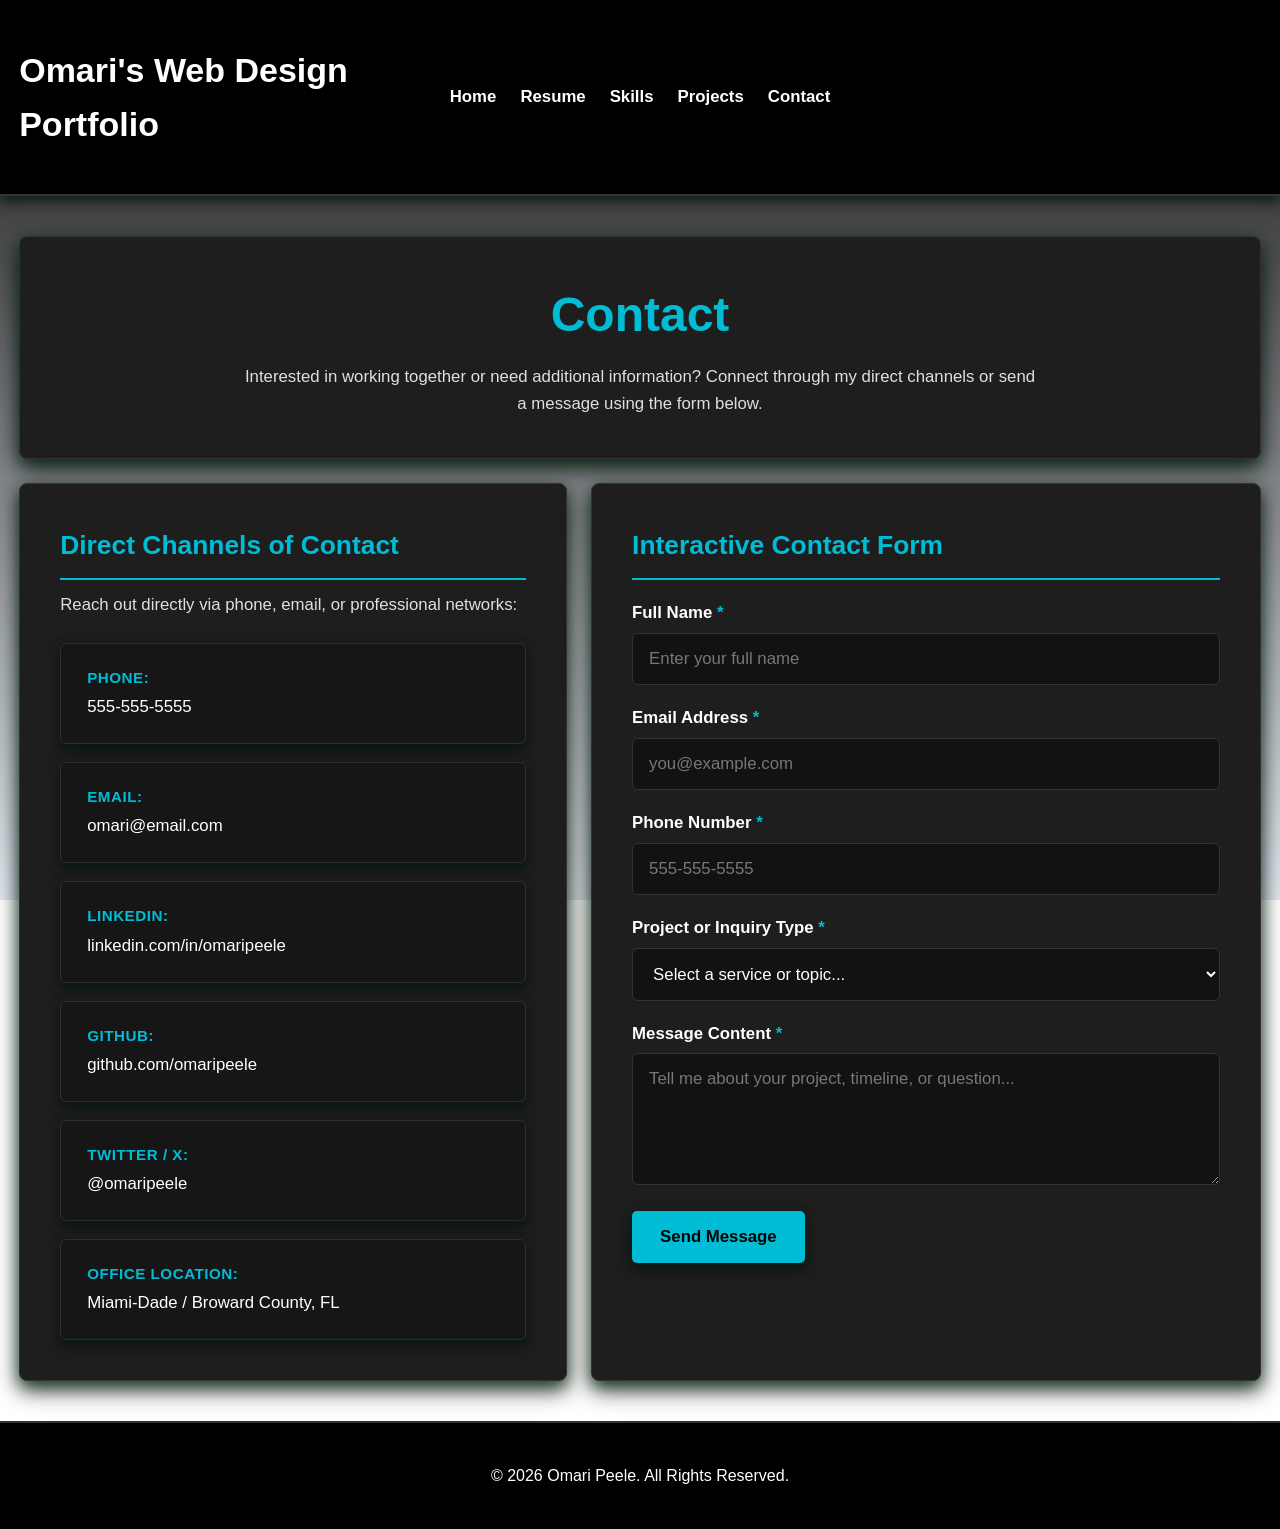
<file: HTML/contact.html>
<!DOCTYPE html>
<!--
    Name: Omari Peele
    Date: 11/10/2026
    File Name: contact.html
-->
<html lang="en">
<head>
    <meta charset="utf-8">
    <meta name="viewport" content="width=device-width, initial-scale=1.0">
    <title>Contact - Omari Peele</title>
    <link rel="stylesheet" href="../CSS/styles.css">
    <link rel="stylesheet" href="../CSS/contact.css">
</head>
<body>

    <header>
        <h1>Omari's Web Design Portfolio</h1>
        <nav>
            <ul>
                <li><a href="HTML/index.html">Home</a></li>
                <li><a href="HTML/resume.html">Resume</a></li>
                <li><a href="HTML/skills.html">Skills</a></li>
                <li><a href="HTML/projects.html">Projects</a></li>
                <li><a href="HTML/contact.html">Contact</a></li>
            </ul>
        </nav>
    </header>

    <main class="contact-wireframe-grid">
        <!-- Full-Width Page Header Banner -->
        <section class="contact-header-box">
            <h1>Contact</h1>
            <p>Interested in working together or need additional information? Connect through my direct channels or send a message using the form below.</p>
        </section>

        <!-- Left Column (Desktop) / Top Card (Mobile): Direct Channels -->
        <section class="contact-links-box">
            <h2>Direct Channels of Contact</h2>
            <p class="contact-intro">Reach out directly via phone, email, or professional networks:</p>
            
            <ul class="contact-details-list">
                <li>
                    <strong>Phone:</strong>
                    <a href="tel:555-555-5555">555-555-5555</a>
                </li>
                <li>
                    <strong>Email:</strong>
                    <a href="mailto:omari.peele01@gmail.com">omari@email.com</a>
                </li>
                <li>
                    <strong>LinkedIn:</strong>
                    <a href="https://www.linkedin.com/in/omari-peele-a15876177/" target="_blank" rel="noopener noreferrer">linkedin.com/in/omaripeele</a>
                </li>
                <li>
                    <strong>GitHub:</strong>
                    <a href="https://github.com/omaripeele01-ops/OmariPPortfolio" target="_blank" rel="noopener noreferrer">github.com/omaripeele</a>
                </li>
                <li>
                    <strong>Twitter / X:</strong>
                    <a href="https://twitter.com/omaripeele" target="_blank" rel="noopener noreferrer">@omaripeele</a>
                </li>
                <li>
                    <strong>Office Location:</strong>
                    <span>Miami-Dade / Broward County, FL</span>
                </li>
            </ul>
        </section>

        <!-- Right Column (Desktop) / Bottom Card (Mobile): Interactive Contact Form -->
        <section class="contact-form-box">
            <h2>Interactive Contact Form</h2>
            <form action="mailto:omari@email.com" method="post" enctype="text/plain" class="contact-form">
                
                <div class="form-group">
                    <label for="name">Full Name <span class="required-star">*</span></label>
                    <input type="text" id="name" name="name" placeholder="Enter your full name" minlength="2" required>
                </div>

                <div class="form-group">
                    <label for="email">Email Address <span class="required-star">*</span></label>
                    <input type="email" id="email" name="email" placeholder="you@example.com" required>
                </div>

                <div class="form-group">
                    <label for="phone">Phone Number <span class="required-star">*</span></label>
                    <input type="tel" id="phone" name="phone" placeholder="555-555-5555" pattern="[0-9]{3}-[0-9]{3}-[0-9]{4}" title="Format: 555-555-5555" required>
                </div>

                <div class="form-group">
                    <label for="inquiry-type">Project or Inquiry Type <span class="required-star">*</span></label>
                    <select id="inquiry-type" name="inquiry_type" required>
                        <option value="" disabled selected>Select a service or topic...</option>
                        <option value="web-development">Web Development &amp; Front-End Engineering</option>
                        <option value="ux-ui-design">UX/UI Design &amp; Prototyping</option>
                        <option value="graphic-design">Graphic Design &amp; Branding</option>
                        <option value="videography">Videography &amp; Media Production</option>
                        <option value="general">General / Networking Inquiry</option>
                    </select>
                </div>

                <div class="form-group">
                    <label for="message">Message Content <span class="required-star">*</span></label>
                    <textarea id="message" name="message" rows="5" placeholder="Tell me about your project, timeline, or question..." minlength="10" required></textarea>
                </div>

                <button type="submit" class="proposal-btn submit-btn">Send Message</button>
            </form>
        </section>
    </main>

    <footer>
        <p>&copy; 2026 Omari Peele. All Rights Reserved.</p>
    </footer>

</body>
</html>
</file>
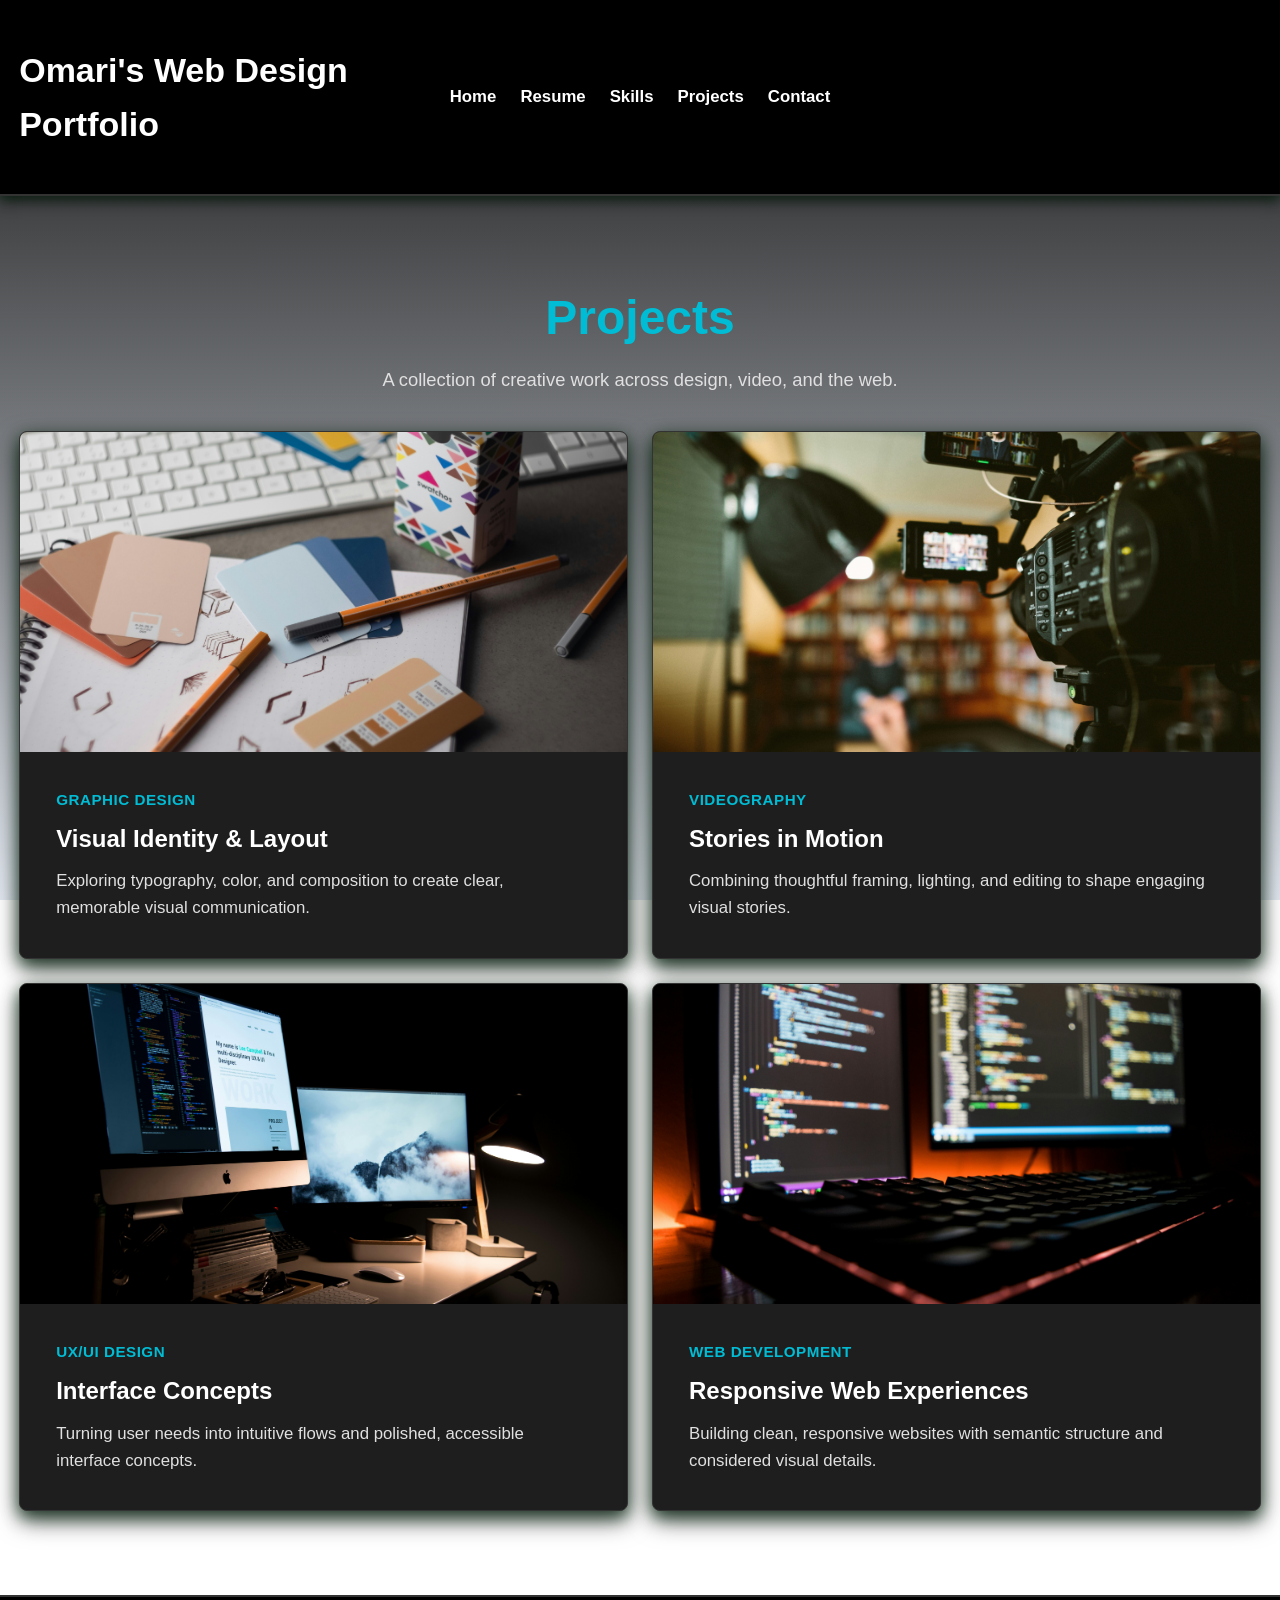
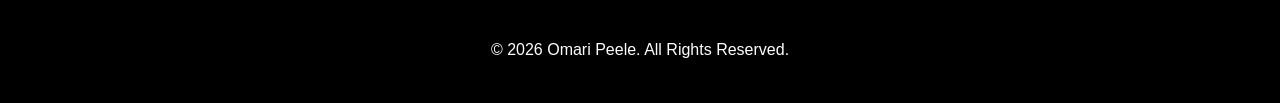
<file: HTML/projects.html>
<!DOCTYPE html>
<!--
    Name: Omari Peele
    Date: 11/10/2026
    File Name: projects.html
-->
<html lang="en">
<head>
    <meta charset="utf-8">
    <meta name="viewport" content="width=device-width, initial-scale=1.0">
    <title>Projects - Omari Peele</title>
    <link rel="stylesheet" href="../CSS/styles.css">
    <link rel="stylesheet" href="../CSS/projects.css">
</head>
<body>

    <header>
        <h1>Omari's Web Design Portfolio</h1>
        <nav>
            <ul>
                <li><a href="HTML/index.html">Home</a></li>
                <li><a href="HTML/resume.html">Resume</a></li>
                <li><a href="HTML/skills.html">Skills</a></li>
                <li><a href="HTML/projects.html">Projects</a></li>
                <li><a href="HTML/contact.html">Contact</a></li>
            </ul>
        </nav>
    </header>

    <main>
        <section id="projects-page">
            <div class="projects-page-heading">
                <h1>Projects</h1>
                <p>A collection of creative work across design, video, and the web.</p>
            </div>

            <div class="portfolio-grid">
                <article class="portfolio-card">
                    <img src="../Assets/images/graphicdesign.jpg" alt="Graphic design workspace and visual materials">
                    <div class="portfolio-card-content">
                        <p class="portfolio-category">Graphic Design</p>
                        <h2>Visual Identity &amp; Layout</h2>
                        <p>Exploring typography, color, and composition to create clear, memorable visual communication.</p>
                    </div>
                </article>

                <article class="portfolio-card">
                    <img src="../Assets/images/videography.jpg" alt="Videography camera and production setup">
                    <div class="portfolio-card-content">
                        <p class="portfolio-category">Videography</p>
                        <h2>Stories in Motion</h2>
                        <p>Combining thoughtful framing, lighting, and editing to shape engaging visual stories.</p>
                    </div>
                </article>

                <article class="portfolio-card">
                    <img src="../Assets/images/workspace.jpg" alt="Creative workspace prepared for interface design">
                    <div class="portfolio-card-content">
                        <p class="portfolio-category">UX/UI Design</p>
                        <h2>Interface Concepts</h2>
                        <p>Turning user needs into intuitive flows and polished, accessible interface concepts.</p>
                    </div>
                </article>

                <article class="portfolio-card">
                    <img src="../Assets/images/webdesign.jpg" alt="Web design displayed on a computer">
                    <div class="portfolio-card-content">
                        <p class="portfolio-category">Web Development</p>
                        <h2>Responsive Web Experiences</h2>
                        <p>Building clean, responsive websites with semantic structure and considered visual details.</p>
                    </div>
                </article>
            </div>
        </section>
    </main>

    <footer>
        <p>&copy; 2026 Omari Peele. All Rights Reserved.</p>
    </footer>

</body>
</html>
</file>
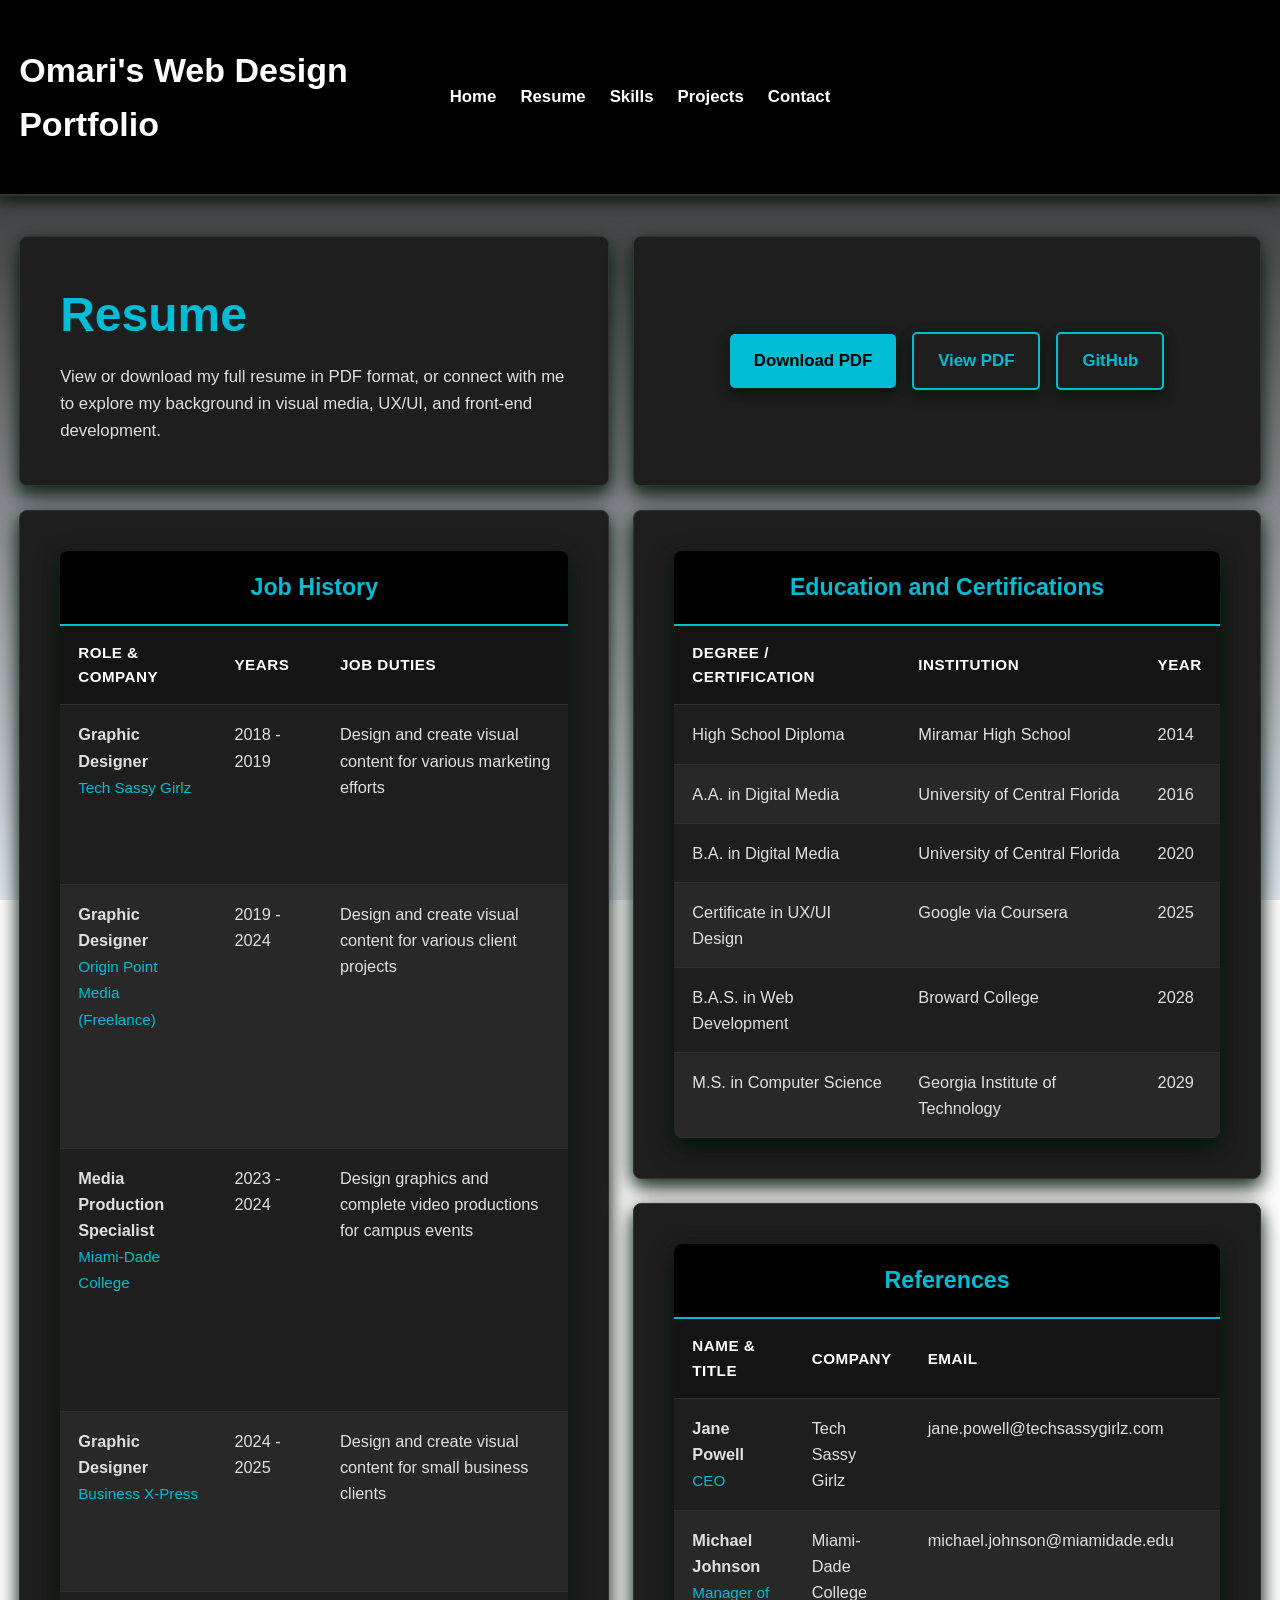
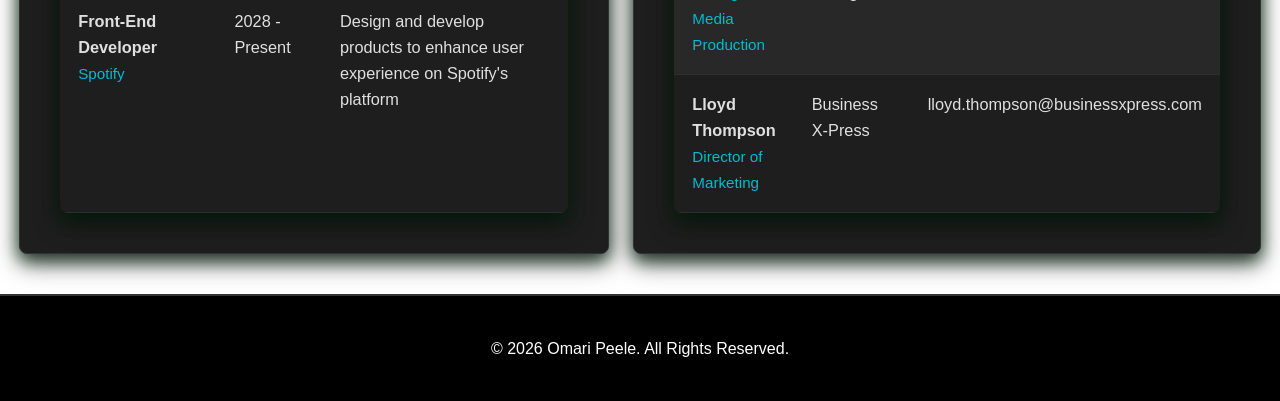
<file: HTML/resume.html>
<!DOCTYPE html>
<!--
    Name: Omari Peele
    Date: 11/10/2026
    File Name: resume.html
-->
<html lang="en">
<head>
    <meta charset="utf-8">
    <meta name="viewport" content="width=device-width, initial-scale=1.0">
    <title>Resume - Omari Peele</title>
    <link rel="stylesheet" href="../CSS/styles.css">
    <link rel="stylesheet" href="../CSS/resume.css">
</head>
<body>

    <header>
        <h1>Omari's Web Design Portfolio</h1>
        <nav>
            <ul>
                <li><a href="HTML/index.html">Home</a></li>
                <li><a href="HTML/resume.html">Resume</a></li>
                <li><a href="HTML/skills.html">Skills</a></li>
                <li><a href="HTML/projects.html">Projects</a></li>
                <li><a href="HTML/contact.html">Contact</a></li>
            </ul>
        </nav>
    </header>

    <main class="resume-wireframe-grid">
        <!-- Top Left: Resume Title & Intro -->
        <section class="resume-header-box">
            <h1>Resume</h1>
            <p>View or download my full resume in PDF format, or connect with me to explore my background in visual media, UX/UI, and front-end development.</p>
        </section>

        <!-- Top Right: Download PDF & Actions -->
        <section class="resume-actions-box">
            <a href="../Assets/docs/resume.pdf" download class="proposal-btn">Download PDF</a>
            <a href="../Assets/docs/resume.pdf" target="_blank" class="proposal-btn secondary-btn">View PDF</a>
            <a href="https://github.com/omaripeele01-ops/OmariPPortfolio" target="_blank" class="proposal-btn secondary-btn">GitHub</a>
        </section>

        <!-- Left Column (Desktop): Job History Table -->
        <section class="resume-jobs-box">
            <table class="resume-table">
                <thead>
                    <tr class="table-banner">
                        <th colspan="3">Job History</th>
                    </tr>
                    <tr>
                        <th scope="col">Role &amp; Company</th>
                        <th scope="col">Years</th>
                        <th scope="col">Job Duties</th>
                    </tr>
                </thead>
                <tbody>
                    <tr>
                        <td><strong>Graphic Designer</strong><br><span class="org-sub">Tech Sassy Girlz</span></td>
                        <td>2018 - 2019</td>
                        <td>Design and create visual content for various marketing efforts</td>
                    </tr>
                    <tr>
                        <td><strong>Graphic Designer</strong><br><span class="org-sub">Origin Point Media (Freelance)</span></td>
                        <td>2019 - 2024</td>
                        <td>Design and create visual content for various client projects</td>
                    </tr>
                    <tr>
                        <td><strong>Media Production Specialist</strong><br><span class="org-sub">Miami-Dade College</span></td>
                        <td>2023 - 2024</td>
                        <td>Design graphics and complete video productions for campus events</td>
                    </tr>
                    <tr>
                        <td><strong>Graphic Designer</strong><br><span class="org-sub">Business X-Press</span></td>
                        <td>2024 - 2025</td>
                        <td>Design and create visual content for small business clients</td>
                    </tr>
                    <tr>
                        <td><strong>Front-End Developer</strong><br><span class="org-sub">Spotify</span></td>
                        <td>2028 - Present</td>
                        <td>Design and develop products to enhance user experience on Spotify's platform</td>
                    </tr>
                </tbody>
            </table>
        </section>

        <!-- Top Right Column (Desktop): Education & Certifications Table -->
        <section class="resume-edu-box">
            <table class="resume-table">
                <thead>
                    <tr class="table-banner">
                        <th colspan="3">Education and Certifications</th>
                    </tr>
                    <tr>
                        <th scope="col">Degree / Certification</th>
                        <th scope="col">Institution</th>
                        <th scope="col">Year</th>
                    </tr>
                </thead>
                <tbody>
                    <tr>
                        <td>High School Diploma</td>
                        <td>Miramar High School</td>
                        <td>2014</td>
                    </tr>
                    <tr>
                        <td>A.A. in Digital Media</td>
                        <td>University of Central Florida</td>
                        <td>2016</td>
                    </tr>
                    <tr>
                        <td>B.A. in Digital Media</td>
                        <td>University of Central Florida</td>
                        <td>2020</td>
                    </tr>
                    <tr>
                        <td>Certificate in UX/UI Design</td>
                        <td>Google via Coursera</td>
                        <td>2025</td>
                    </tr>
                    <tr>
                        <td>B.A.S. in Web Development</td>
                        <td>Broward College</td>
                        <td>2028</td>
                    </tr>
                    <tr>
                        <td>M.S. in Computer Science</td>
                        <td>Georgia Institute of Technology</td>
                        <td>2029</td>
                    </tr>
                </tbody>
            </table>
        </section>

        <!-- Bottom Right Column (Desktop): References Table -->
        <section class="resume-ref-box">
            <table class="resume-table">
                <thead>
                    <tr class="table-banner">
                        <th colspan="3">References</th>
                    </tr>
                    <tr>
                        <th scope="col">Name &amp; Title</th>
                        <th scope="col">Company</th>
                        <th scope="col">Email</th>
                    </tr>
                </thead>
                <tbody>
                    <tr>
                        <td><strong>Jane Powell</strong><br><span class="org-sub">CEO</span></td>
                        <td>Tech Sassy Girlz</td>
                        <td>jane.powell@techsassygirlz.com</td>
                    </tr>
                    <tr>
                        <td><strong>Michael Johnson</strong><br><span class="org-sub">Manager of Media Production</span></td>
                        <td>Miami-Dade College</td>
                        <td>michael.johnson@miamidade.edu</td>
                    </tr>
                    <tr>
                        <td><strong>Lloyd Thompson</strong><br><span class="org-sub">Director of Marketing</span></td>
                        <td>Business X-Press</td>
                        <td>lloyd.thompson@businessxpress.com</td>
                    </tr>
                </tbody>
            </table>
        </section>
    </main>

    <footer>
        <p>&copy; 2026 Omari Peele. All Rights Reserved.</p>
    </footer>

</body>
</html>
</file>
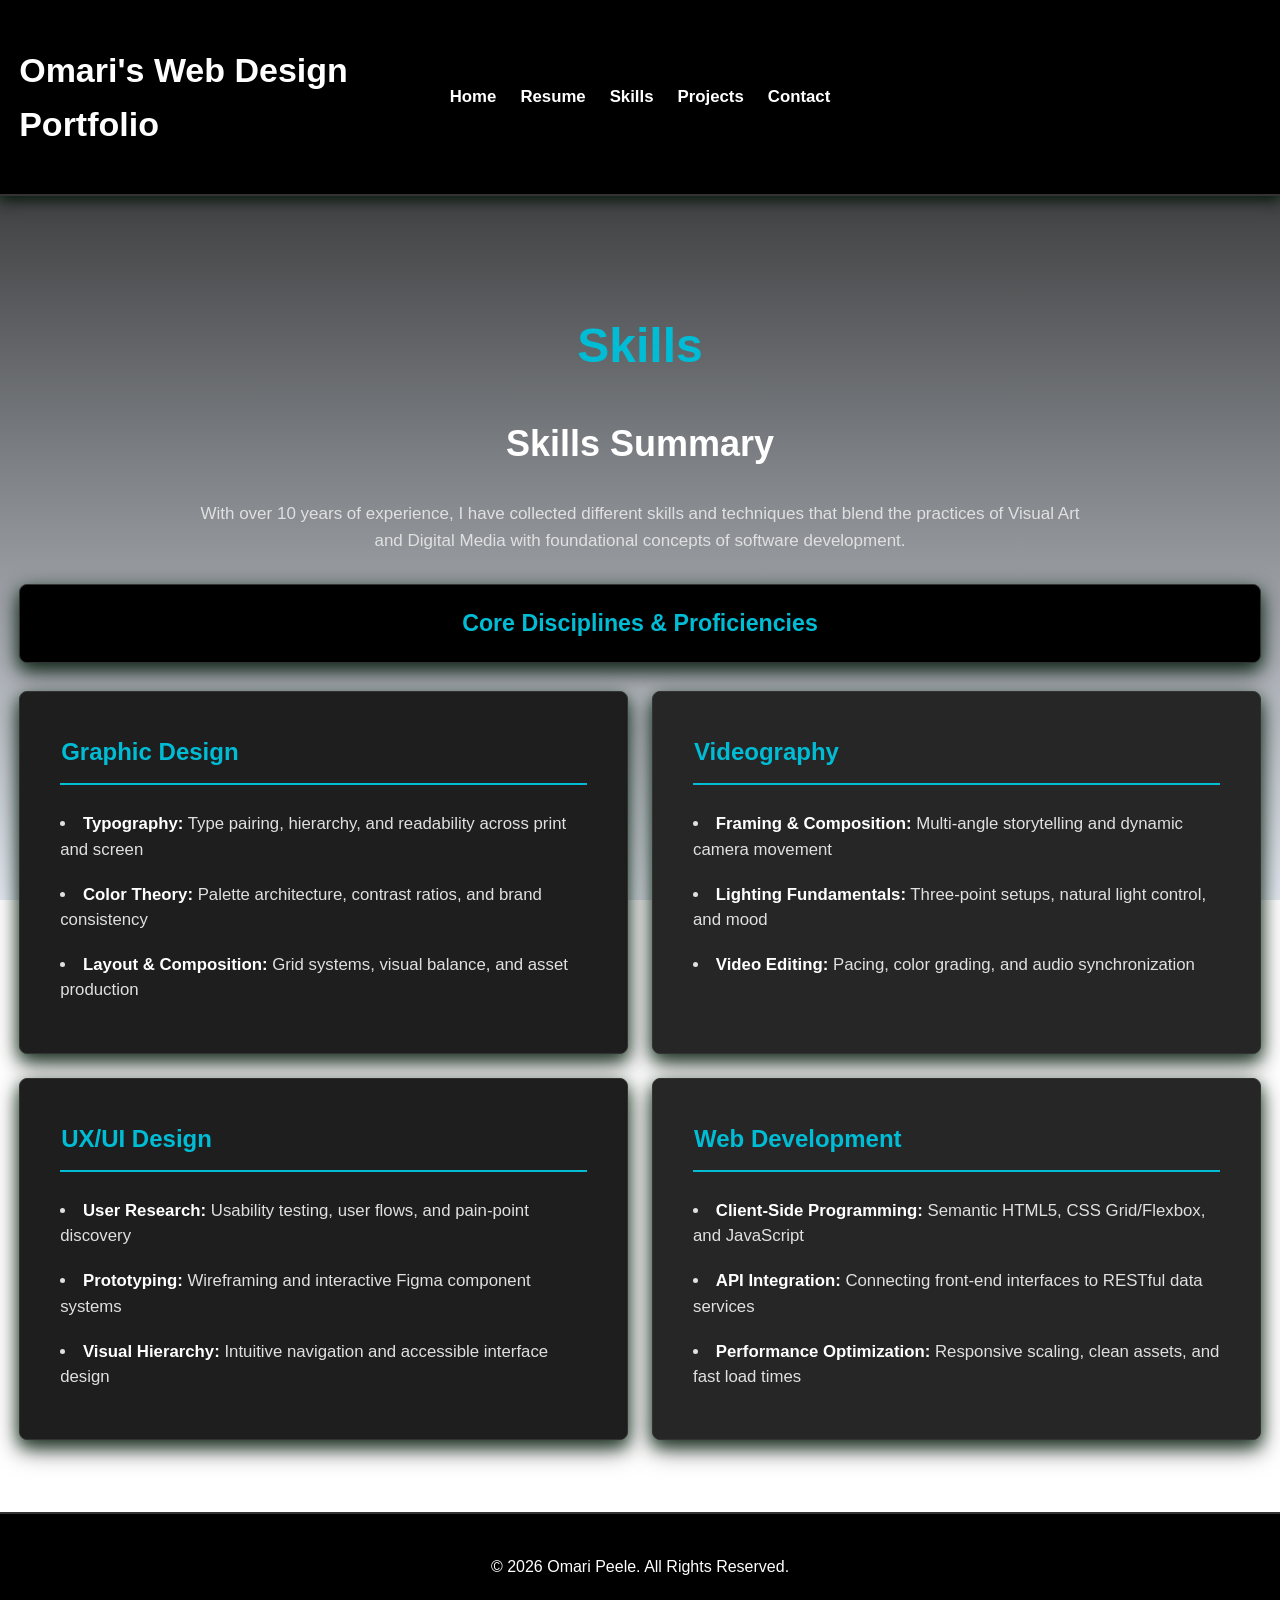
<file: HTML/skills.html>
<!DOCTYPE html>
<!--
    Name: Omari Peele
    Date: 11/10/2026
    File Name: skills.html
-->
<html lang="en">
<head>
    <meta charset="utf-8">
    <meta name="viewport" content="width=device-width, initial-scale=1.0">
    <title>Skills - Omari Peele</title>
    <link rel="stylesheet" href="../CSS/styles.css">
    <link rel="stylesheet" href="../CSS/skills.css">
</head>
<body>

    <header>
        <h1>Omari's Web Design Portfolio</h1>
        <nav>
            <ul>
                <li><a href="HTML/index.html">Home</a></li>
                <li><a href="HTML/resume.html">Resume</a></li>
                <li><a href="HTML/skills.html">Skills</a></li>
                <li><a href="HTML/projects.html">Projects</a></li>
                <li><a href="HTML/contact.html">Contact</a></li>
            </ul>
        </nav>
    </header>

    <main>
        <section id="skills-section">
            <h1>Skills</h1>

            <h2>Skills Summary</h2>
            <p>With over 10 years of experience, I have collected different skills and techniques that blend the practices of Visual Art and Digital Media with foundational concepts of software development.</p>

            <table class="skills-grid-table">
                <thead>
                    <tr>
                        <th colspan="4">Core Disciplines &amp; Proficiencies</th>
                    </tr>
                </thead>
                <tbody>
                    <tr>
                        <th scope="row">Graphic Design</th>
                        <td><strong>Typography:</strong> Type pairing, hierarchy, and readability across print and screen</td>
                        <td><strong>Color Theory:</strong> Palette architecture, contrast ratios, and brand consistency</td>
                        <td><strong>Layout &amp; Composition:</strong> Grid systems, visual balance, and asset production</td>
                    </tr>
                    <tr>
                        <th scope="row">Videography</th>
                        <td><strong>Framing &amp; Composition:</strong> Multi-angle storytelling and dynamic camera movement</td>
                        <td><strong>Lighting Fundamentals:</strong> Three-point setups, natural light control, and mood</td>
                        <td><strong>Video Editing:</strong> Pacing, color grading, and audio synchronization</td>
                    </tr>
                    <tr>
                        <th scope="row">UX/UI Design</th>
                        <td><strong>User Research:</strong> Usability testing, user flows, and pain-point discovery</td>
                        <td><strong>Prototyping:</strong> Wireframing and interactive Figma component systems</td>
                        <td><strong>Visual Hierarchy:</strong> Intuitive navigation and accessible interface design</td>
                    </tr>
                    <tr>
                        <th scope="row">Web Development</th>
                        <td><strong>Client-Side Programming:</strong> Semantic HTML5, CSS Grid/Flexbox, and JavaScript</td>
                        <td><strong>API Integration:</strong> Connecting front-end interfaces to RESTful data services</td>
                        <td><strong>Performance Optimization:</strong> Responsive scaling, clean assets, and fast load times</td>
                    </tr>
                </tbody>
            </table>
        </section>
    </main>

    <footer>
        <p>&copy; 2026 Omari Peele. All Rights Reserved.</p>
    </footer>

</body>
</html>
</file>
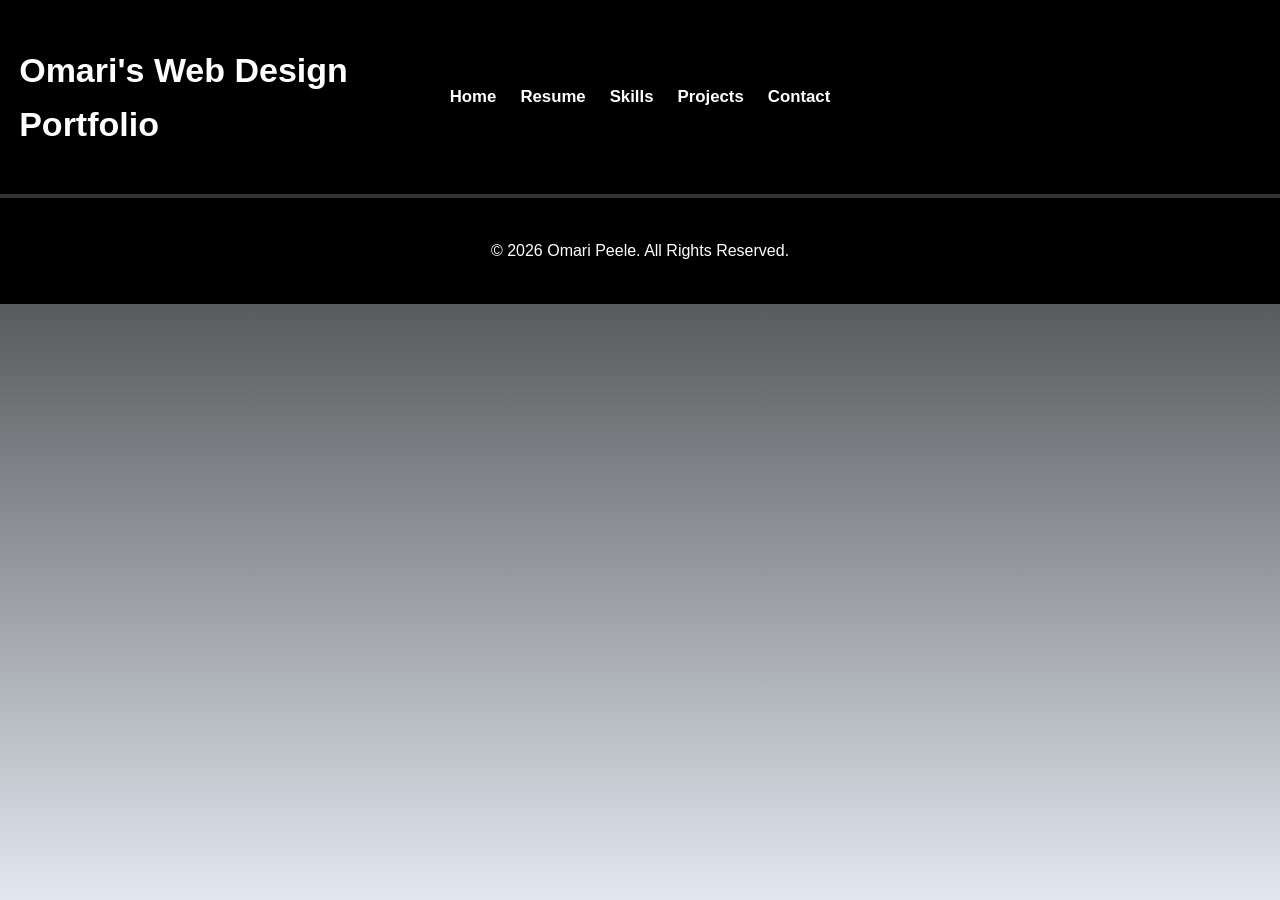
<file: HTML/template.html>
<!DOCTYPE html>
<!--
    Name: Omari Peele
    Date: 11/10/2026
    File Name: template.html
-->
<html lang="en">
<head>
    <meta charset="utf-8">
    <meta name="viewport" content="width=device-width, initial-scale=1.0">
    <title>Template</title>
    <link rel="stylesheet" href="../CSS/styles.css">
    <link rel="stylesheet" href="../CSS/template.css">
</head>
<body>

    <header>
        <h1>Omari's Web Design Portfolio</h1>
        <nav>
            <ul>
                <li><a href="index.html">Home</a></li>
                <li><a href="resume.html">Resume</a></li>
                <li><a href="skills.html">Skills</a></li>
                <li><a href="projects.html">Projects</a></li>
                <li><a href="contact.html">Contact</a></li>
            </ul>
        </nav>
    </header>

    <main>
        <!-- Main content area -->
    </main>

    <footer>
        <p>&copy; 2026 Omari Peele. All Rights Reserved.</p>
    </footer>

</body>
</html>
</file>
<file: CSS/styles.css>
/*
Author: Omari Peele
File Name: styles.css
Date: 11/10/2026
*/

/* CSS Reset */
*,
*::before,
*::after {
    box-sizing: border-box;
}

body, header, nav, main, footer, section {
    margin: 0;
    padding: 0;
    border: 0;
}

/* Shared layout and type scale */
:root {
    --page-gutter: clamp(12px, 1.5vw, 22px);
    --content-width: 86rem;
    --layout-width: 90rem;
    --grid-gap: 24px;
    --card-padding: 40px;
    --font-base: 1.0625rem;
    --font-page-title: clamp(2.4rem, 4vw, 3rem);
    --font-section-title: clamp(1.8rem, 3vw, 2.25rem);
    --font-card-title: 1.5rem;
    --card-shadow: 0 10px 24px rgba(0, 0, 0, 0.55), 0 6px 16px rgba(1, 52, 17, 0.75);
    --card-shadow-sm: 0 6px 14px rgba(0, 0, 0, 0.45), 0 3px 10px rgba(1, 46, 15, 0.65);
}

/* Global Styles */
body {
    font-family: Montserrat, sans-serif;
    font-size: var(--font-base);
    line-height: 1.6;
    color: #ffffff;
    background: linear-gradient(to bottom, #121212, #e2e8f0) no-repeat fixed;
    min-height: 100vh;
}

/* Header & Navigation Area (Title Left, Logo Center, Nav Right) */
header {
    font-family: 'Inter', sans-serif;
    font-weight: 900;
    color: #ffffff;
    background-color: #000000;
    padding: 20px var(--page-gutter);
    display: grid;
    grid-template-columns: 1fr auto 1fr;
    align-items: center;
    gap: 16px;
    border-bottom: 2px solid #333333;
    box-shadow: var(--card-shadow-sm);
}

header .site-title {
    font-size: 1.5rem;
    margin: 0;
    justify-self: start;
}

.header-logo-link {
    justify-self: center;
    display: flex;
    align-items: center;
}

.header-logo {
    width: 36px;
    height: 36px;
    object-fit: contain;
    display: block;
    transition: transform 0.2s ease, opacity 0.2s ease;
}

.header-logo:hover {
    transform: scale(1.08);
    opacity: 0.85;
}

header nav {
    justify-self: end;
}

nav ul {
    list-style: none;
    display: flex;
    gap: 24px;
    margin: 0;
    padding: 0;
}

nav a {
    color: #ffffff;
    font-size: 1.05rem;
    text-decoration: none;
    transition: color 0.3s ease;
}

nav a:hover {
    color: #00bcd4;
}

/* Main Layout Sections */
main {
    display: flex;
    flex-direction: column;
}

main h1 {
    font-size: var(--font-page-title);
}

main h2 {
    font-size: var(--font-section-title);
}

main h3 {
    font-size: var(--font-card-title);
}

section {
    padding: 72px var(--page-gutter);
    display: flex;
    flex-direction: column;
    justify-content: center;
    align-items: center;
    text-align: center;
}

.proposal-btn {
    display: inline-block;
    padding: 14px 24px;
    background-color: #00bcd4;
    color: #000000;
    text-decoration: none;
    font-weight: bold;
    font-size: 1.05rem;
    border-radius: 5px;
    box-shadow: var(--card-shadow-sm);
    transition: background-color 0.3s ease, color 0.3s ease, box-shadow 0.3s ease;
}

.proposal-btn:hover {
    background-color: #ffffff;
    color: #000000;
    box-shadow: var(--card-shadow);
}

/* Tablet Media Query */
@media (max-width: 900px) {
    header {
        display: flex;
        align-items: flex-start;
        flex-direction: column;
        gap: 14px;
    }

    .header-logo-link {
        align-self: flex-start;
    }
}

/* Mobile Media Query */
@media (max-width: 640px) {
    header {
        gap: 12px;
    }

    nav ul {
        flex-wrap: wrap;
        gap: 10px 18px;
    }
}

/* Footer */
footer {
    background-color: #000000;
    color: #ffffff;
    text-align: center;
    padding: 24px var(--page-gutter);
    font-size: 1rem;
    border-top: 2px solid #333333;
}
</file>
<file: CSS/index.css>
/* index.css - page-specific styles */

/* Hero Section with Workspace Image Overlay */
#hero {
    position: relative;
    background: linear-gradient(rgba(0, 0, 0, 0.7), rgba(0, 0, 0, 0.7)), url('../Assets/images/workspace.jpg') no-repeat center center/cover;
    min-height: 440px;
}

.hero-content {
    max-width: 900px;
    z-index: 1;
}

#hero h2 {
    font-family: 'Inter', sans-serif;
    font-weight: 900;
    font-size: var(--font-page-title);
    margin-bottom: 15px;
}

#hero p {
    font-size: 1.25rem;
}

/* Embedded Audio Container */
#audio-section {
    padding: 72px var(--page-gutter);
    display: flex;
    flex-direction: column;
    justify-content: center;
    align-items: center;
    text-align: center;
}

/* Bio Section (Blazer Pic Aligned to Left) */
#bio {
    background-color: #1e1e1e;
    text-align: left;
    box-shadow: var(--card-shadow);
}

.bio-container {
    display: flex;
    align-items: stretch;
    gap: 48px;
    max-width: 1100px;
    width: 100%;
}

.bio-img {
    flex: 0 0 32%;
    width: 32%;
    height: auto;
    object-fit: cover;
    border-radius: 8px;
    box-shadow: var(--card-shadow);
}

.bio-text {
    flex: 1;
    width: auto;
}

.bio-text h2 {
    font-family: 'Inter', sans-serif;
    font-weight: 900;
    font-size: var(--font-section-title);
    margin-bottom: 15px;
}

.bio-text p {
    font-size: 1.2rem;
}

/* Proposal Section & Button Styling */
#proposal {
    background-color: #161616;
}

#proposal h2 {
    font-family: 'Inter', sans-serif;
    font-weight: 900;
    font-size: var(--font-section-title);
    margin-bottom: 15px;
}

/* Projects Preview Grid & Cards */
#projects-preview {
    background-color: #1e1e1e;
    padding: 44px var(--page-gutter);
    width: 100%;
    box-sizing: border-box;
    box-shadow: var(--card-shadow);
}

#projects-preview h2 {
    font-family: 'Inter', sans-serif;
    font-weight: 900;
    font-size: var(--font-section-title);
    margin-bottom: 36px;
}

.projects-grid {
    display: grid;
    grid-template-columns: repeat(3, minmax(0, 1fr));
    gap: var(--grid-gap);
    width: 100%;
    max-width: var(--layout-width);
    box-sizing: border-box;
}

.project-card {
    position: relative;
    min-width: 0;
    height: 340px;
    border-radius: 8px;
    overflow: hidden;
    text-decoration: none;
    box-shadow: var(--card-shadow);
    transition: transform 0.2s ease, box-shadow 0.2s ease;
}

.project-card:hover {
    transform: translateY(-4px);
    box-shadow: 0 14px 28px rgba(0, 0, 0, 0.65), 0 8px 20px rgba(1, 52, 17, 0.9);
}

.project-card img {
    width: 100%;
    height: 100%;
    object-fit: cover;
}

/* Dark Gradient Overlay */
.project-overlay {
    position: absolute;
    bottom: 0;
    left: 0;
    right: 0;
    top: 0;
    background: linear-gradient(to top, rgba(0, 0, 0, 0.85), rgba(0, 0, 0, 0.3));
    display: flex;
    flex-direction: column;
    justify-content: flex-end;
    padding: 28px;
    text-align: left;
    color: #ffffff;
}

.project-overlay h3 {
    font-family: 'Inter', sans-serif;
    font-size: var(--font-card-title);
    margin-bottom: 5px;
    color: #ffffff;
}

.project-overlay p {
    font-size: 1.05rem;
    color: #00bcd4;
    margin: 0;
    font-weight: bold;
}

/* Video Section Style */
#video-section {
    background-color: #161616;
    padding: 72px var(--page-gutter);
    display: flex;
    flex-direction: column;
    justify-content: center;
    align-items: center;
    text-align: center;
}

.video-container {
    position: relative;
    width: 100%;
    max-width: 800px;
    aspect-ratio: 16 / 9;
    border-radius: 8px;
    box-shadow: var(--card-shadow);
}

.video-container iframe {
    position: absolute;
    top: 0;
    left: 0;
    width: 100%;
    height: 100%;
    border-radius: 8px;
    border: 1px solid #333333;
}

/* Tablet Media Query */
@media (max-width: 900px) {
    .projects-grid {
        grid-template-columns: repeat(2, minmax(0, 1fr));
    }
}

/* Tablet Bio Stack Media Query */
@media (max-width: 768px) {
    .bio-container {
        flex-direction: column;
        gap: 28px;
    }

    .bio-img {
        flex: 0 1 auto;
        width: min(100%, 520px);
        max-width: 100%;
        align-self: center;
    }

    .bio-text {
        width: 100%;
    }
}

/* Mobile Media Query */
@media (max-width: 640px) {
    .projects-grid {
        grid-template-columns: 1fr;
    }

    .project-card {
        height: 300px;
    }
}
</file>
<file: CSS/contact.css>
/* contact.css - page-specific styles */

/* Contact Page Wireframe Grid Layout */
main.contact-wireframe-grid {
    display: grid;
    grid-template-columns: 0.9fr 1.1fr;
    grid-template-areas:
        "header header"
        "links  form";
    gap: var(--grid-gap);
    max-width: var(--layout-width);
    margin: 40px auto;
    padding: 0 var(--page-gutter);
    width: 100%;
    box-sizing: border-box;
    align-items: stretch;
}

.contact-wireframe-grid > section {
    padding: var(--card-padding);
    background-color: #1e1e1e;
    border-radius: 8px;
    border: 1px solid #333333;
    box-shadow: var(--card-shadow);
    display: flex;
    flex-direction: column;
    justify-content: flex-start;
    align-items: stretch;
    text-align: left;
}

/* Full-Width Header Banner */
.contact-header-box {
    grid-area: header;
    text-align: center !important;
    align-items: center !important;
}

.contact-header-box h1 {
    font-family: 'Inter', sans-serif;
    font-weight: 900;
    font-size: var(--font-page-title);
    color: #00bcd4;
    margin: 0 0 10px 0;
}

.contact-header-box p {
    max-width: 800px;
    margin: 0;
    color: #e0e0e0;
    font-size: 1.05rem;
}

/* Left Column: Direct Channels */
.contact-links-box {
    grid-area: links;
}

.contact-links-box h2,
.contact-form-box h2 {
    font-family: 'Inter', sans-serif;
    font-weight: 900;
    font-size: 1.65rem;
    color: #00bcd4;
    margin: 0 0 12px 0;
    padding-bottom: 12px;
    border-bottom: 2px solid #00bcd4;
}

.contact-intro {
    color: #e0e0e0;
    margin: 0 0 24px 0;
    font-size: 1.05rem;
}

.contact-details-list {
    list-style: none;
    padding: 0;
    margin: 0;
    display: flex;
    flex-direction: column;
    gap: 18px;
}

.contact-details-list li {
    background-color: #161616;
    padding: 22px 26px;
    border-radius: 6px;
    border: 1px solid #2e2e2e;
    box-shadow: var(--card-shadow-sm);
    display: flex;
    flex-direction: column;
    gap: 4px;
}

.contact-details-list strong {
    font-family: 'Inter', sans-serif;
    font-size: 0.95rem;
    text-transform: uppercase;
    letter-spacing: 0.5px;
    color: #00bcd4;
}

.contact-details-list a,
.contact-details-list span {
    color: #ffffff;
    text-decoration: none;
    font-size: 1.05rem;
    transition: color 0.2s ease;
}

.contact-details-list a:hover {
    color: #00bcd4;
}

/* Right Column: Interactive Contact Form */
.contact-form-box {
    grid-area: form;
}

.contact-form {
    display: flex;
    flex-direction: column;
    gap: 20px;
    margin-top: 8px;
}

.form-group {
    display: flex;
    flex-direction: column;
    gap: 6px;
}

.form-group label {
    font-family: 'Inter', sans-serif;
    font-weight: 700;
    font-size: 1.05rem;
    color: #ffffff;
}

.required-star {
    color: #00bcd4;
}

.contact-form input,
.contact-form select,
.contact-form textarea {
    width: 100%;
    padding: 15px 16px;
    background-color: #121212;
    color: #ffffff;
    border: 1px solid #333333;
    border-radius: 6px;
    font-family: Montserrat, sans-serif;
    font-size: 1.05rem;
    box-sizing: border-box;
    transition: border-color 0.2s ease, box-shadow 0.2s ease;
}

.contact-form input::placeholder,
.contact-form textarea::placeholder {
    color: #777777;
}

.contact-form input:focus,
.contact-form select:focus,
.contact-form textarea:focus {
    outline: none;
    border-color: #00bcd4;
    box-shadow: 0 0 0 3px rgba(0, 188, 212, 0.2);
}

/* HTML5 Validation Visual Feedback */
.contact-form input:user-invalid,
.contact-form select:user-invalid,
.contact-form textarea:user-invalid {
    border-color: #ff5252;
}

.contact-form input:user-valid,
.contact-form select:user-valid,
.contact-form textarea:user-valid {
    border-color: #00c853;
}

.submit-btn {
    border: none;
    cursor: pointer;
    font-family: 'Inter', sans-serif;
    font-size: 1.05rem;
    padding: 16px 28px;
    margin-top: 6px;
    align-self: flex-start;
}

/* Tablet Media Query */
@media (max-width: 900px) {
    main.contact-wireframe-grid {
        grid-template-columns: 1fr;
        grid-template-areas:
            "header"
            "links"
            "form";
        padding: 0 var(--page-gutter);
        margin: 25px auto;
    }

    .contact-wireframe-grid > section {
        padding: 26px;
    }

    .submit-btn {
        width: 100%;
    }
}
</file>
<file: CSS/projects.css>
/* projects.css - page-specific styles */

/* Projects Portfolio Page */
#projects-page {
    max-width: var(--layout-width);
    margin: 40px auto;
    padding: 44px var(--page-gutter);
    width: 100%;
    box-sizing: border-box;
    gap: 36px;
}

.projects-page-heading h1 {
    font-family: 'Inter', sans-serif;
    font-weight: 900;
    font-size: var(--font-page-title);
    color: #00bcd4;
    margin: 0 0 8px;
}

.projects-page-heading p {
    color: #e0e0e0;
    margin: 0;
    font-size: 1.15rem;
}

.portfolio-grid {
    display: grid;
    grid-template-columns: repeat(2, minmax(0, 1fr));
    gap: var(--grid-gap);
    width: 100%;
    max-width: 82rem;
    text-align: left;
}

.portfolio-card {
    overflow: hidden;
    background-color: #1e1e1e;
    border: 1px solid #333333;
    border-radius: 8px;
    box-shadow: var(--card-shadow);
    transition: transform 0.2s ease, border-color 0.2s ease, box-shadow 0.2s ease;
}

.portfolio-card:hover {
    transform: translateY(-4px);
    border-color: #00bcd4;
    box-shadow: 0 14px 28px rgba(0, 0, 0, 0.65), 0 8px 20px rgba(1, 52, 17, 0.9);
}

.portfolio-card img {
    display: block;
    width: 100%;
    height: 320px;
    object-fit: cover;
}

.portfolio-card-content {
    padding: 36px;
}

.portfolio-category {
    margin: 0 0 8px;
    color: #00bcd4;
    font-size: 0.95rem;
    font-weight: 700;
    letter-spacing: 0.5px;
    text-transform: uppercase;
}

.portfolio-card h2 {
    margin: 0 0 10px;
    font-family: 'Inter', sans-serif;
    font-size: var(--font-card-title);
}

.portfolio-card-content > p:last-child {
    margin: 0;
    color: #e0e0e0;
    font-size: 1.05rem;
}

/* Mobile Media Query */
@media (max-width: 768px) {
    #projects-page {
        margin: 25px auto;
        padding: 30px var(--page-gutter);
    }

    .portfolio-grid {
        grid-template-columns: 1fr;
        max-width: 520px;
    }

    .portfolio-card img {
        height: 280px;
    }

    .portfolio-card-content {
        padding: 30px;
    }
}
</file>
<file: CSS/proposal.css>
/* proposal.css - page-specific styles */

/* Proposal page content width */
#container > main {
    max-width: var(--content-width);
    margin: 40px auto;
    padding: 0 var(--page-gutter);
}

#container > main article {
    width: 100%;
    display: flex;
    flex-direction: column;
    gap: var(--grid-gap);
}

#container > main article > section {
    align-items: flex-start;
    text-align: left;
    padding: var(--card-padding);
    background-color: #1e1e1e;
    border: 1px solid #333333;
    border-radius: 8px;
    box-shadow: var(--card-shadow);
}

/* Mobile Media Query */
@media (max-width: 640px) {
    #container > main {
        margin: 25px auto;
    }

    #container > main article > section {
        padding: 24px;
    }
}
</file>
<file: CSS/resume.css>
/* resume.css - page-specific styles */

/* Resume Page & Data Tables */
.resume-section {
    max-width: var(--content-width);
    margin: 0 auto;
    padding-bottom: 20px;
}

.resume-section h1 {
    font-family: 'Inter', sans-serif;
    font-weight: 900;
    font-size: var(--font-page-title);
    margin-bottom: 12px;
    color: #00bcd4;
}

.resume-section p {
    max-width: 900px;
    margin-bottom: 25px;
    color: #e0e0e0;
    font-size: 1.05rem;
}

.resume-actions {
    display: flex;
    flex-wrap: wrap;
    justify-content: center;
    gap: 15px;
}

.resume-table-section {
    max-width: var(--content-width);
    margin: 0 auto;
    width: 100%;
    padding: 30px var(--page-gutter);
    box-sizing: border-box;
}

.resume-table {
    width: 100%;
    border-collapse: collapse;
    background-color: #1e1e1e;
    border-radius: 8px;
    overflow: hidden;
    box-shadow: var(--card-shadow);
    text-align: left;
    height: 100%;
}

.resume-table thead .table-banner th {
    background-color: #000000;
    color: #00bcd4;
    font-family: 'Inter', sans-serif;
    font-weight: 900;
    font-size: 1.45rem;
    text-align: center;
    padding: 18px 20px;
    border-bottom: 2px solid #00bcd4;
}

.resume-table thead tr:nth-of-type(2) th {
    background-color: #141414;
    color: #ffffff;
    font-family: 'Inter', sans-serif;
    font-weight: 700;
    font-size: 0.95rem;
    text-transform: uppercase;
    letter-spacing: 0.5px;
    padding: 15px 18px;
    border-bottom: 1px solid #333333;
}

.resume-table td {
    padding: 16px 18px;
    color: #e0e0e0;
    border-bottom: 1px solid #2e2e2e;
    font-size: 1.02rem;
    vertical-align: top;
}

.resume-table tbody tr:nth-of-type(odd) {
    background-color: #1e1e1e;
}

.resume-table tbody tr:nth-of-type(even) {
    background-color: #282828;
}

.resume-table tbody tr:hover {
    background-color: #333333;
    transition: background-color 0.2s ease;
}

@media (max-width: 768px) {
    .resume-table-section {
        padding: 20px;
        overflow-x: auto;
    }

    .resume-table {
        min-width: 650px;
    }
}

main.resume-wireframe-grid {
    display: grid;
    grid-template-columns: 1.15fr 1fr;
    grid-template-areas:
        "header actions"
        "jobs   edu"
        "jobs   ref";
    gap: var(--grid-gap);
    max-width: var(--layout-width);
    margin: 40px auto;
    padding: 0 var(--page-gutter);
    width: 100%;
    box-sizing: border-box;
    align-items: stretch;
}

.resume-wireframe-grid > section,
.resume-wireframe-grid > div {
    padding: var(--card-padding);
    background-color: #1e1e1e;
    border-radius: 8px;
    border: 1px solid #333333;
    box-shadow: var(--card-shadow);
    display: flex;
    flex-direction: column;
    justify-content: flex-start;
    align-items: stretch;
    text-align: left;
}

.resume-header-box {
    grid-area: header;
    justify-content: center;
}

.resume-header-box h1 {
    font-family: 'Inter', sans-serif;
    font-weight: 900;
    font-size: var(--font-page-title);
    color: #00bcd4;
    margin: 0 0 10px 0;
}

.resume-header-box p {
    margin: 0;
    color: #e0e0e0;
    font-size: 1.05rem;
}

.resume-actions-box {
    grid-area: actions;
    flex-direction: row !important;
    flex-wrap: wrap;
    justify-content: center !important;
    align-items: center !important;
    gap: 16px;
}

.secondary-btn {
    background-color: transparent;
    color: #00bcd4;
    border: 2px solid #00bcd4;
}

.secondary-btn:hover {
    background-color: #00bcd4;
    color: #000000;
}

.resume-jobs-box {
    grid-area: jobs;
}

.resume-edu-box {
    grid-area: edu;
}

.resume-ref-box {
    grid-area: ref;
}

.org-sub {
    color: #00bcd4;
    font-size: 0.95rem;
}

@media (max-width: 900px) {
    main.resume-wireframe-grid {
        grid-template-columns: 1fr;
        grid-template-areas:
            "header"
            "actions"
            "edu"
            "jobs"
            "ref";
        padding: 0 var(--page-gutter);
        margin: 25px auto;
    }

    .resume-wireframe-grid > section,
    .resume-wireframe-grid > div {
        padding: 24px;
        overflow-x: auto;
    }
}
</file>
<file: CSS/skills.css>
/* skills.css - page-specific styles */

/* Skills Page Table Styling */
#skills-section {
    max-width: var(--content-width);
    margin: 0 auto;
    width: 100%;
    box-sizing: border-box;
}

#skills-section h1 {
    font-family: 'Inter', sans-serif;
    font-weight: 900;
    font-size: var(--font-page-title);
    margin-bottom: 10px;
    color: #00bcd4;
}

#skills-section h2 {
    font-family: 'Inter', sans-serif;
    font-weight: 900;
    font-size: var(--font-section-title);
    margin-top: 20px;
    margin-bottom: 10px;
}

#skills-section p {
    max-width: 900px;
    margin-bottom: 30px;
    color: #e0e0e0;
}

/* Convert table elements into block/grid containers */
.skills-grid-table,
.skills-grid-table thead,
.skills-grid-table thead tr,
.skills-grid-table thead th {
    display: block;
    width: 100%;
    box-sizing: border-box;
}

.skills-grid-table thead th {
    background-color: #000000;
    color: #00bcd4;
    font-family: 'Inter', sans-serif;
    font-size: 1.45rem;
    padding: 20px;
    border-radius: 8px;
    border: 1px solid #333333;
    margin-bottom: 28px;
    text-align: center;
    box-shadow: var(--card-shadow);
}

/* 2x2 Grid for the 4 Category Rows */
.skills-grid-table tbody {
    display: grid;
    grid-template-columns: repeat(2, 1fr);
    gap: var(--grid-gap);
    width: 100%;
}

/* Individual Category Square */
.skills-grid-table tbody tr {
    display: flex;
    flex-direction: column;
    justify-content: flex-start;
    text-align: left;
    padding: var(--card-padding);
    border-radius: 8px;
    border: 1px solid #333333;
    box-shadow: var(--card-shadow);
    min-height: 360px;
    box-sizing: border-box;
    transition: transform 0.2s ease, border-color 0.2s ease, box-shadow 0.2s ease;
}

.skills-grid-table tbody tr:hover {
    transform: translateY(-4px);
    border-color: #00bcd4;
    box-shadow: 0 14px 28px rgba(0, 0, 0, 0.65), 0 8px 20px rgba(1, 52, 17, 0.9);
}

/* Alternating Row Colors using nth-of-type() */
.skills-grid-table tbody tr:nth-of-type(odd) {
    background-color: #1e1e1e;
}

.skills-grid-table tbody tr:nth-of-type(even) {
    background-color: #262626;
}

/* Category Title inside each Square */
.skills-grid-table tbody th {
    display: block;
    font-family: 'Inter', sans-serif;
    font-weight: 900;
    font-size: var(--font-card-title);
    color: #00bcd4;
    padding-bottom: 12px;
    margin-bottom: 16px;
    border-bottom: 2px solid #00bcd4;
}

/* Detailed Skill Items listed vertically inside each Square */
.skills-grid-table tbody td {
    display: list-item;
    list-style-type: disc;
    list-style-position: inside;
    padding: 10px 0;
    color: #e0e0e0;
    font-size: 1.05rem;
    line-height: 1.5;
}

.skills-grid-table tbody td strong {
    color: #ffffff;
}

/* Mobile Media Query */
@media (max-width: 768px) {
    .skills-grid-table tbody {
        grid-template-columns: 1fr;
    }
}
</file>
<file: CSS/template.css>
/* template.css - page-specific styles for template.html */

/* Template Main Content Container */
main > section {
    max-width: var(--content-width);
    width: 100%;
    margin: 40px auto;
    padding: var(--card-padding);
    background-color: #1e1e1e;
    border: 1px solid #333333;
    border-radius: 8px;
    box-shadow: var(--card-shadow);
    box-sizing: border-box;
}

/* Tablet Media Query */
@media (max-width: 900px) {
    main > section {
        margin: 28px auto;
        padding: 28px;
    }
}

/* Mobile Media Query */
@media (max-width: 640px) {
    main > section {
        margin: 20px auto;
        padding: 20px;
    }
}
</file>
